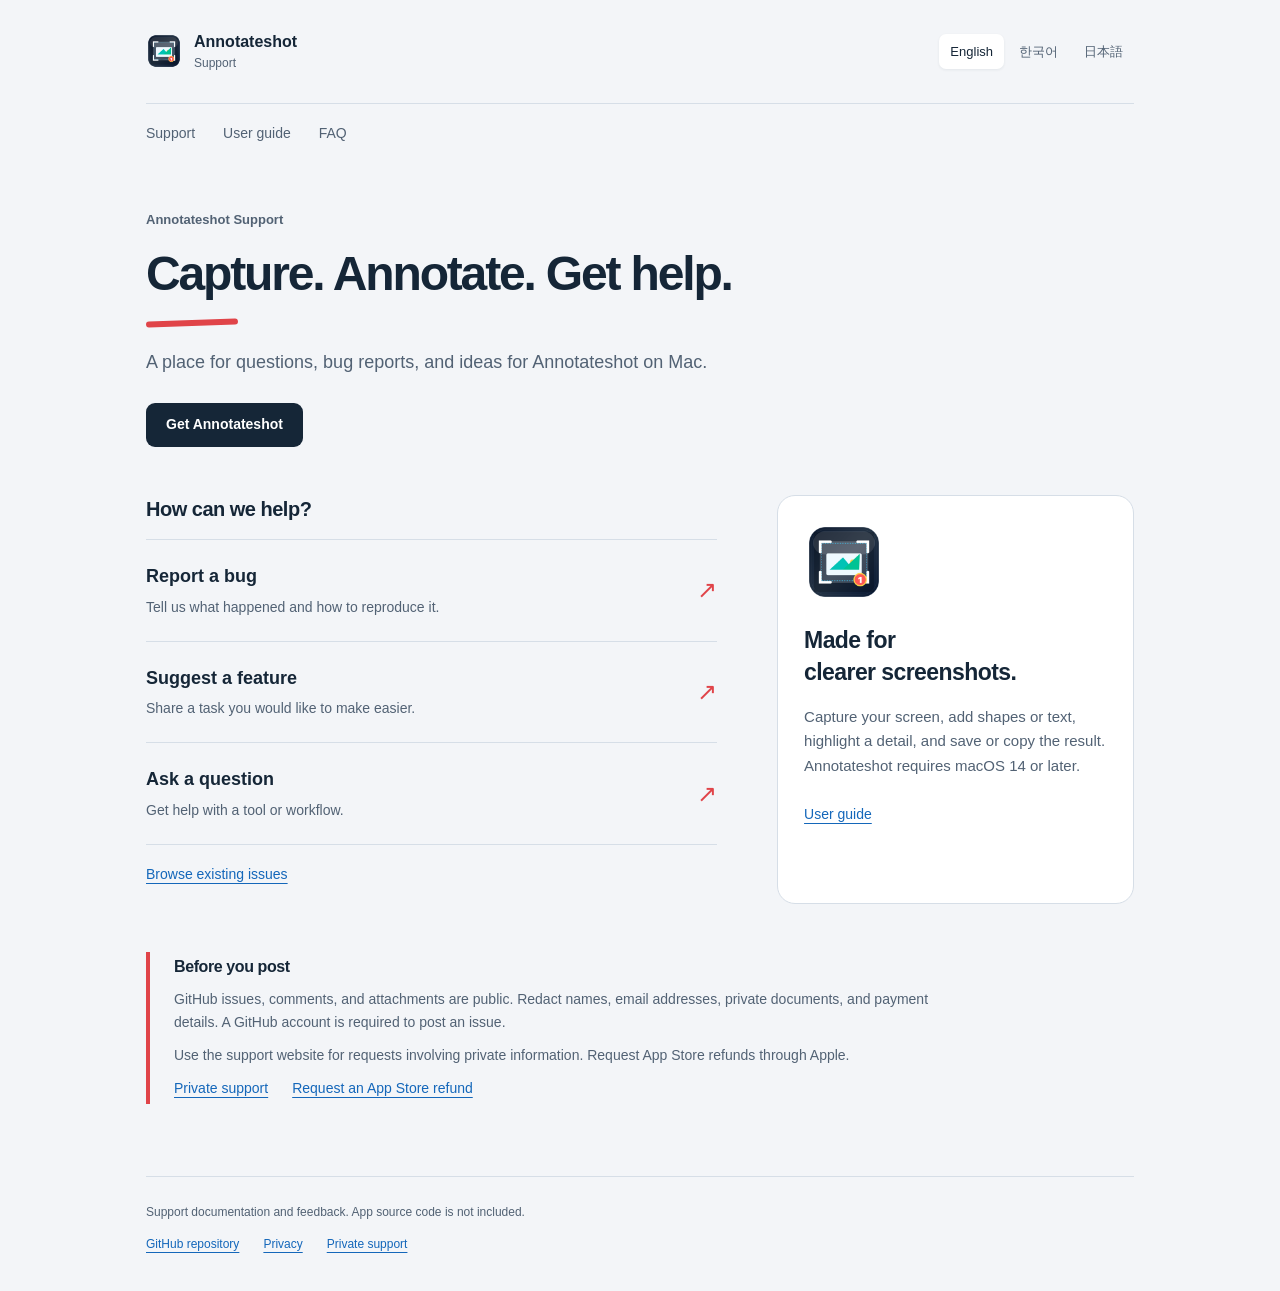
<file: docs/index.html>
<!doctype html>
<html lang="en">
<head><meta charset="utf-8"><meta name="viewport" content="width=device-width,initial-scale=1"><title>Capture. Annotate. Get help. — Annotateshot</title><meta name="description" content="A place for questions, bug reports, and ideas for Annotateshot on Mac."><meta name="theme-color" content="#f3f5f8"><link rel="canonical" href="https://tiger-dreams.github.io/Annotateshot-support/en/index.html"><link rel="alternate" hreflang="en" href="https://tiger-dreams.github.io/Annotateshot-support/en/index.html"><link rel="alternate" hreflang="ko" href="https://tiger-dreams.github.io/Annotateshot-support/ko/index.html"><link rel="alternate" hreflang="ja" href="https://tiger-dreams.github.io/Annotateshot-support/ja/index.html"><link rel="icon" href="assets/app-icon.png"><link rel="stylesheet" href="assets/style.css"></head>
<body><a class="skip" href="#main">Skip to content</a><div class="shell"><header><a class="brand" href="en/index.html"><img src="assets/app-icon.png" alt="" width="36" height="36"><span>Annotateshot<span>Support</span></span></a><nav aria-label="Language" class="languages"><a href="en/index.html" lang="en" hreflang="en" aria-current="page">English</a><a href="ko/index.html" lang="ko" hreflang="ko">한국어</a><a href="ja/index.html" lang="ja" hreflang="ja">日本語</a></nav></header><nav class="main-nav" aria-label="Support"><a href="en/index.html">Support</a><a href="en/guide.html">User guide</a><a href="en/faq.html">FAQ</a></nav><main id="main"><div class="hero"><p class="eyebrow">Annotateshot Support</p><h1>Capture. Annotate. Get help.</h1><p class="intro">A place for questions, bug reports, and ideas for Annotateshot on Mac.</p><a href="https://apps.apple.com/app/annotateshot/id6790591845?mt=12" class="button">Get Annotateshot</a></div><div class="support-layout"><section aria-labelledby="help"><h2 id="help">How can we help?</h2><div class="requests"><a class="request" href="https://github.com/tiger-dreams/Annotateshot-support/issues/new?template=bug_report.yml"><span><strong>Report a bug</strong><span>Tell us what happened and how to reproduce it.</span></span><span aria-hidden="true">↗</span></a><a class="request" href="https://github.com/tiger-dreams/Annotateshot-support/issues/new?template=feature_request.yml"><span><strong>Suggest a feature</strong><span>Share a task you would like to make easier.</span></span><span aria-hidden="true">↗</span></a><a class="request" href="https://github.com/tiger-dreams/Annotateshot-support/issues/new?template=question.yml"><span><strong>Ask a question</strong><span>Get help with a tool or workflow.</span></span><span aria-hidden="true">↗</span></a></div><p><a href="https://github.com/tiger-dreams/Annotateshot-support/issues" class="text-link">Browse existing issues</a></p></section><aside class="about"><img src="assets/app-icon.png" width="80" height="80" alt=""/><h2>Made for clearer screenshots.</h2><p>Capture your screen, add shapes or text, highlight a detail, and save or copy the result. Annotateshot requires macOS 14 or later.</p><a href="en/guide.html" class="text-link">User guide</a></aside></div><section class="notice"><h2>Before you post</h2><p>GitHub issues, comments, and attachments are public. Redact names, email addresses, private documents, and payment details. A GitHub account is required to post an issue.</p><p>Use the support website for requests involving private information. Request App Store refunds through Apple.</p><div class="link-row"><a href="https://annotateshot.com/mac/support">Private support</a><a href="https://reportaproblem.apple.com/">Request an App Store refund</a></div></section></main><footer><p>Support documentation and feedback. App source code is not included.</p><div class="link-row"><a href="https://github.com/tiger-dreams/Annotateshot-support">GitHub repository</a><a href="en/privacy.html">Privacy</a><a href="https://annotateshot.com/mac/support">Private support</a></div></footer></div></body></html>
</file>
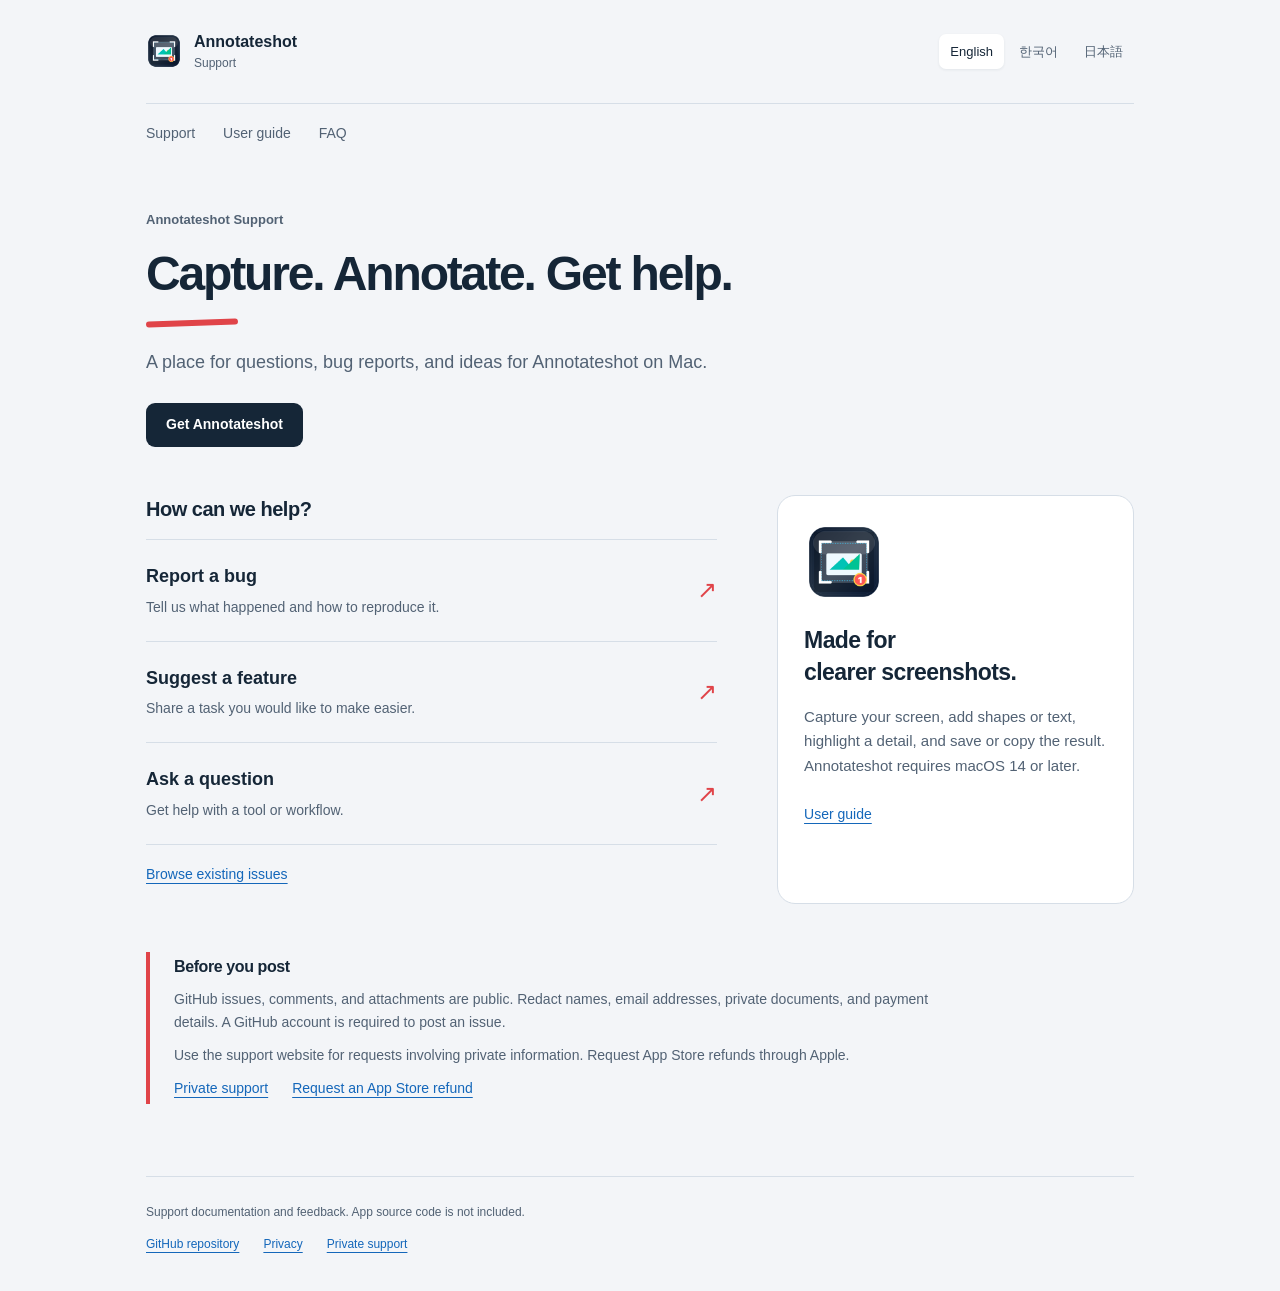
<file: docs/en/index.html>
<!doctype html>
<html lang="en">
<head><meta charset="utf-8"><meta name="viewport" content="width=device-width,initial-scale=1"><title>Capture. Annotate. Get help. — Annotateshot</title><meta name="description" content="A place for questions, bug reports, and ideas for Annotateshot on Mac."><meta name="theme-color" content="#f3f5f8"><link rel="canonical" href="https://tiger-dreams.github.io/Annotateshot-support/en/index.html"><link rel="alternate" hreflang="en" href="https://tiger-dreams.github.io/Annotateshot-support/en/index.html"><link rel="alternate" hreflang="ko" href="https://tiger-dreams.github.io/Annotateshot-support/ko/index.html"><link rel="alternate" hreflang="ja" href="https://tiger-dreams.github.io/Annotateshot-support/ja/index.html"><link rel="icon" href="../assets/app-icon.png"><link rel="stylesheet" href="../assets/style.css"></head>
<body><a class="skip" href="#main">Skip to content</a><div class="shell"><header><a class="brand" href="./index.html"><img src="../assets/app-icon.png" alt="" width="36" height="36"><span>Annotateshot<span>Support</span></span></a><nav aria-label="Language" class="languages"><a href="../en/index.html" lang="en" hreflang="en" aria-current="page">English</a><a href="../ko/index.html" lang="ko" hreflang="ko">한국어</a><a href="../ja/index.html" lang="ja" hreflang="ja">日本語</a></nav></header><nav class="main-nav" aria-label="Support"><a href="./index.html">Support</a><a href="./guide.html">User guide</a><a href="./faq.html">FAQ</a></nav><main id="main"><div class="hero"><p class="eyebrow">Annotateshot Support</p><h1>Capture. Annotate. Get help.</h1><p class="intro">A place for questions, bug reports, and ideas for Annotateshot on Mac.</p><a href="https://apps.apple.com/app/annotateshot/id6790591845?mt=12" class="button">Get Annotateshot</a></div><div class="support-layout"><section aria-labelledby="help"><h2 id="help">How can we help?</h2><div class="requests"><a class="request" href="https://github.com/tiger-dreams/Annotateshot-support/issues/new?template=bug_report.yml"><span><strong>Report a bug</strong><span>Tell us what happened and how to reproduce it.</span></span><span aria-hidden="true">↗</span></a><a class="request" href="https://github.com/tiger-dreams/Annotateshot-support/issues/new?template=feature_request.yml"><span><strong>Suggest a feature</strong><span>Share a task you would like to make easier.</span></span><span aria-hidden="true">↗</span></a><a class="request" href="https://github.com/tiger-dreams/Annotateshot-support/issues/new?template=question.yml"><span><strong>Ask a question</strong><span>Get help with a tool or workflow.</span></span><span aria-hidden="true">↗</span></a></div><p><a href="https://github.com/tiger-dreams/Annotateshot-support/issues" class="text-link">Browse existing issues</a></p></section><aside class="about"><img src="../assets/app-icon.png" width="80" height="80" alt=""/><h2>Made for clearer screenshots.</h2><p>Capture your screen, add shapes or text, highlight a detail, and save or copy the result. Annotateshot requires macOS 14 or later.</p><a href="./guide.html" class="text-link">User guide</a></aside></div><section class="notice"><h2>Before you post</h2><p>GitHub issues, comments, and attachments are public. Redact names, email addresses, private documents, and payment details. A GitHub account is required to post an issue.</p><p>Use the support website for requests involving private information. Request App Store refunds through Apple.</p><div class="link-row"><a href="https://annotateshot.com/mac/support">Private support</a><a href="https://reportaproblem.apple.com/">Request an App Store refund</a></div></section></main><footer><p>Support documentation and feedback. App source code is not included.</p><div class="link-row"><a href="https://github.com/tiger-dreams/Annotateshot-support">GitHub repository</a><a href="./privacy.html">Privacy</a><a href="https://annotateshot.com/mac/support">Private support</a></div></footer></div></body></html>
</file>
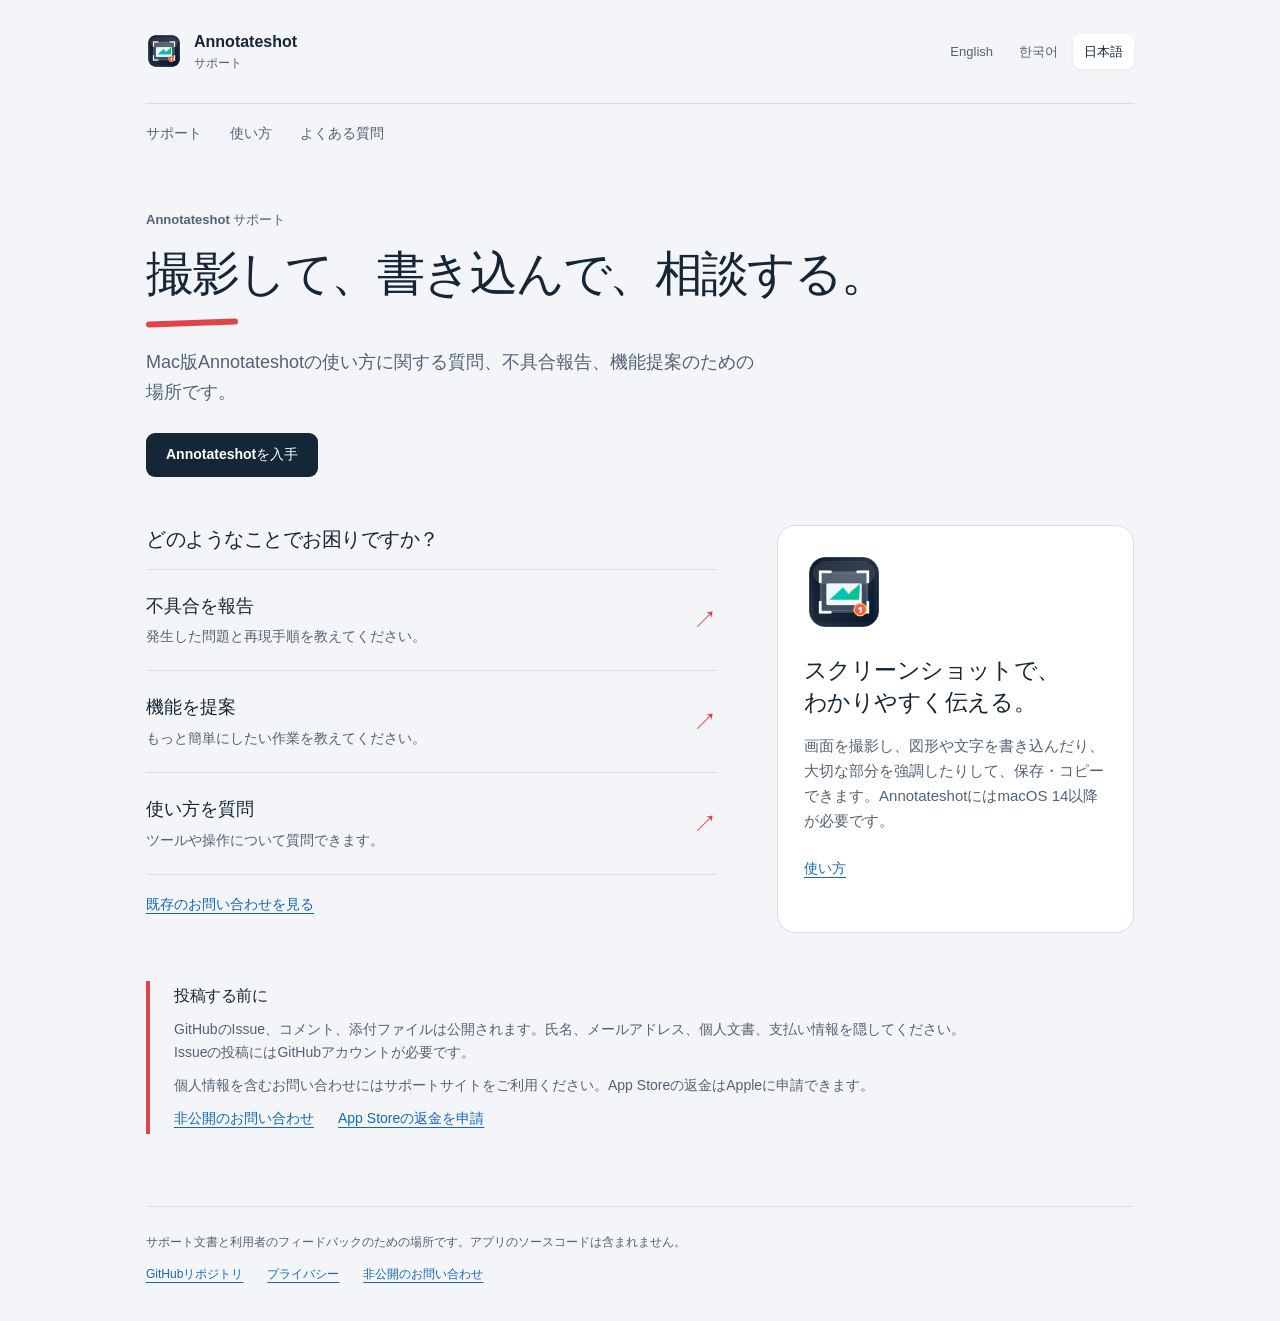
<file: docs/ja/index.html>
<!doctype html>
<html lang="ja">
<head><meta charset="utf-8"><meta name="viewport" content="width=device-width,initial-scale=1"><title>撮影して、書き込んで、相談する。 — Annotateshot</title><meta name="description" content="Mac版Annotateshotの使い方に関する質問、不具合報告、機能提案のための場所です。"><meta name="theme-color" content="#f3f5f8"><link rel="canonical" href="https://tiger-dreams.github.io/Annotateshot-support/ja/index.html"><link rel="alternate" hreflang="en" href="https://tiger-dreams.github.io/Annotateshot-support/en/index.html"><link rel="alternate" hreflang="ko" href="https://tiger-dreams.github.io/Annotateshot-support/ko/index.html"><link rel="alternate" hreflang="ja" href="https://tiger-dreams.github.io/Annotateshot-support/ja/index.html"><link rel="icon" href="../assets/app-icon.png"><link rel="stylesheet" href="../assets/style.css"></head>
<body><a class="skip" href="#main">本文へ移動</a><div class="shell"><header><a class="brand" href="./index.html"><img src="../assets/app-icon.png" alt="" width="36" height="36"><span>Annotateshot<span>サポート</span></span></a><nav aria-label="言語" class="languages"><a href="../en/index.html" lang="en" hreflang="en">English</a><a href="../ko/index.html" lang="ko" hreflang="ko">한국어</a><a href="../ja/index.html" lang="ja" hreflang="ja" aria-current="page">日本語</a></nav></header><nav class="main-nav" aria-label="サポート"><a href="./index.html">サポート</a><a href="./guide.html">使い方</a><a href="./faq.html">よくある質問</a></nav><main id="main"><div class="hero"><p class="eyebrow">Annotateshot サポート</p><h1>撮影して、書き込んで、相談する。</h1><p class="intro">Mac版Annotateshotの使い方に関する質問、不具合報告、機能提案のための場所です。</p><a href="https://apps.apple.com/app/annotateshot/id6790591845?mt=12" class="button">Annotateshotを入手</a></div><div class="support-layout"><section aria-labelledby="help"><h2 id="help">どのようなことでお困りですか？</h2><div class="requests"><a class="request" href="https://github.com/tiger-dreams/Annotateshot-support/issues/new?template=bug_report_ja.yml"><span><strong>不具合を報告</strong><span>発生した問題と再現手順を教えてください。</span></span><span aria-hidden="true">↗</span></a><a class="request" href="https://github.com/tiger-dreams/Annotateshot-support/issues/new?template=feature_request_ja.yml"><span><strong>機能を提案</strong><span>もっと簡単にしたい作業を教えてください。</span></span><span aria-hidden="true">↗</span></a><a class="request" href="https://github.com/tiger-dreams/Annotateshot-support/issues/new?template=question_ja.yml"><span><strong>使い方を質問</strong><span>ツールや操作について質問できます。</span></span><span aria-hidden="true">↗</span></a></div><p><a href="https://github.com/tiger-dreams/Annotateshot-support/issues" class="text-link">既存のお問い合わせを見る</a></p></section><aside class="about"><img src="../assets/app-icon.png" width="80" height="80" alt=""/><h2>スクリーンショットで、わかりやすく伝える。</h2><p>画面を撮影し、図形や文字を書き込んだり、大切な部分を強調したりして、保存・コピーできます。AnnotateshotにはmacOS 14以降が必要です。</p><a href="./guide.html" class="text-link">使い方</a></aside></div><section class="notice"><h2>投稿する前に</h2><p>GitHubのIssue、コメント、添付ファイルは公開されます。氏名、メールアドレス、個人文書、支払い情報を隠してください。Issueの投稿にはGitHubアカウントが必要です。</p><p>個人情報を含むお問い合わせにはサポートサイトをご利用ください。App Storeの返金はAppleに申請できます。</p><div class="link-row"><a href="https://annotateshot.com/mac/support">非公開のお問い合わせ</a><a href="https://reportaproblem.apple.com/">App Storeの返金を申請</a></div></section></main><footer><p>サポート文書と利用者のフィードバックのための場所です。アプリのソースコードは含まれません。</p><div class="link-row"><a href="https://github.com/tiger-dreams/Annotateshot-support">GitHubリポジトリ</a><a href="./privacy.html">プライバシー</a><a href="https://annotateshot.com/mac/support">非公開のお問い合わせ</a></div></footer></div></body></html>
</file>
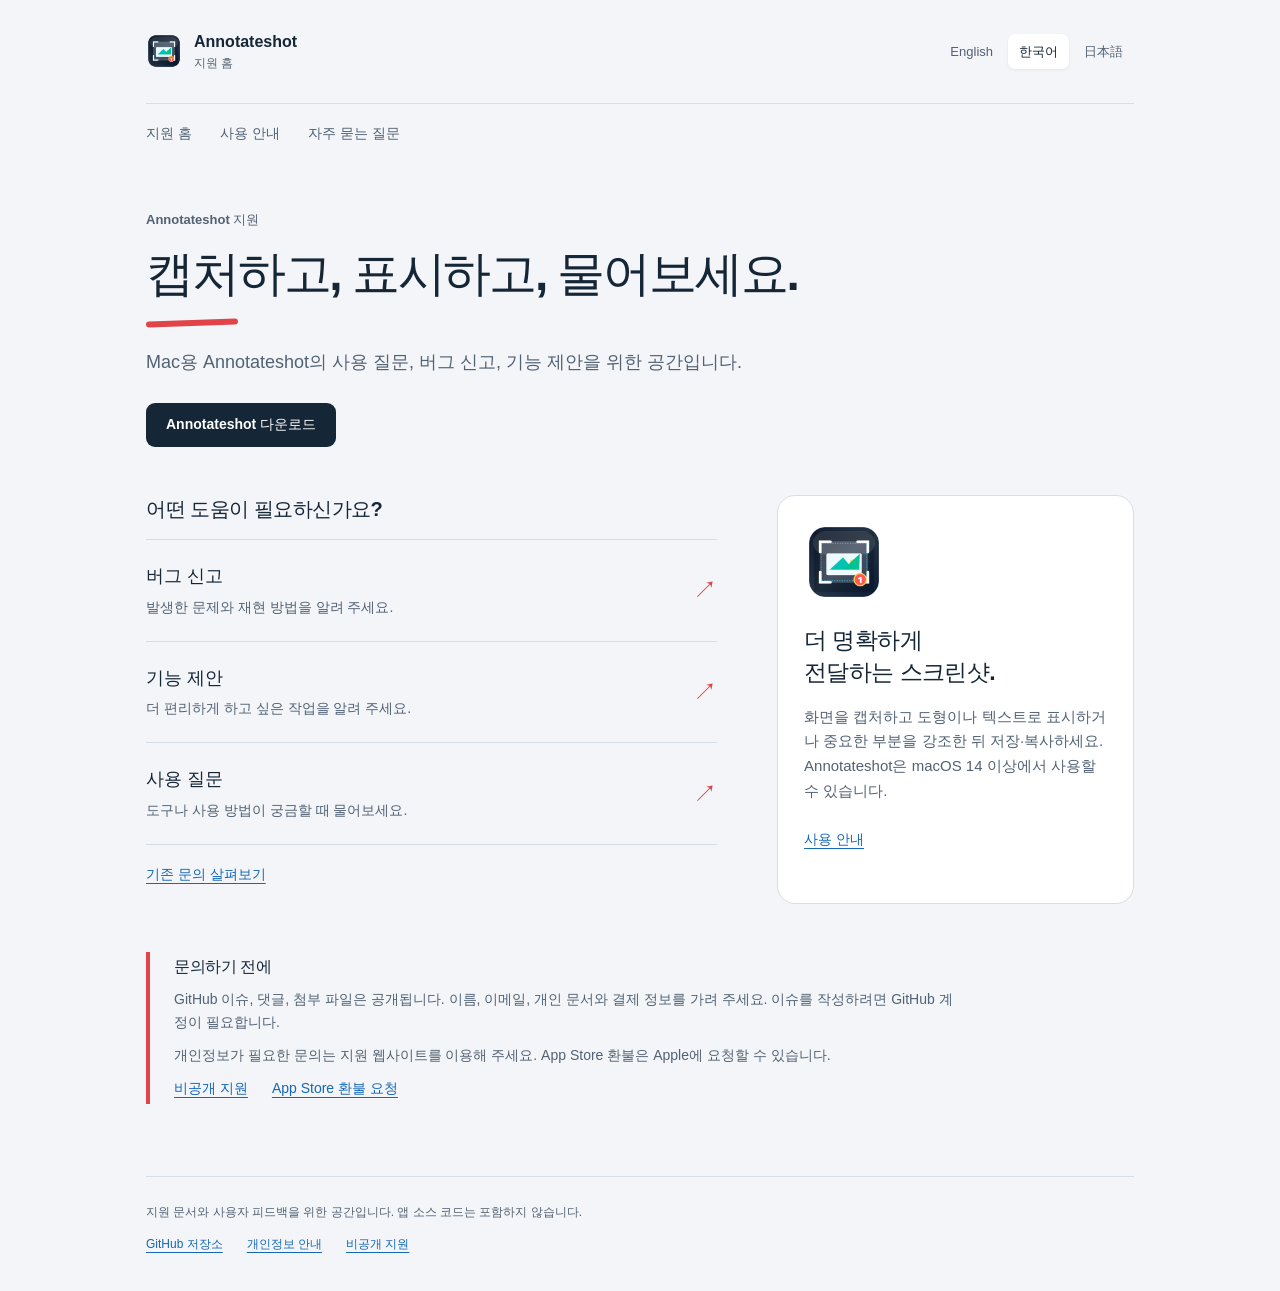
<file: docs/ko/index.html>
<!doctype html>
<html lang="ko">
<head><meta charset="utf-8"><meta name="viewport" content="width=device-width,initial-scale=1"><title>캡처하고, 표시하고, 물어보세요. — Annotateshot</title><meta name="description" content="Mac용 Annotateshot의 사용 질문, 버그 신고, 기능 제안을 위한 공간입니다."><meta name="theme-color" content="#f3f5f8"><link rel="canonical" href="https://tiger-dreams.github.io/Annotateshot-support/ko/index.html"><link rel="alternate" hreflang="en" href="https://tiger-dreams.github.io/Annotateshot-support/en/index.html"><link rel="alternate" hreflang="ko" href="https://tiger-dreams.github.io/Annotateshot-support/ko/index.html"><link rel="alternate" hreflang="ja" href="https://tiger-dreams.github.io/Annotateshot-support/ja/index.html"><link rel="icon" href="../assets/app-icon.png"><link rel="stylesheet" href="../assets/style.css"></head>
<body><a class="skip" href="#main">본문으로 건너뛰기</a><div class="shell"><header><a class="brand" href="./index.html"><img src="../assets/app-icon.png" alt="" width="36" height="36"><span>Annotateshot<span>지원 홈</span></span></a><nav aria-label="언어" class="languages"><a href="../en/index.html" lang="en" hreflang="en">English</a><a href="../ko/index.html" lang="ko" hreflang="ko" aria-current="page">한국어</a><a href="../ja/index.html" lang="ja" hreflang="ja">日本語</a></nav></header><nav class="main-nav" aria-label="지원 홈"><a href="./index.html">지원 홈</a><a href="./guide.html">사용 안내</a><a href="./faq.html">자주 묻는 질문</a></nav><main id="main"><div class="hero"><p class="eyebrow">Annotateshot 지원</p><h1>캡처하고, 표시하고, 물어보세요.</h1><p class="intro">Mac용 Annotateshot의 사용 질문, 버그 신고, 기능 제안을 위한 공간입니다.</p><a href="https://apps.apple.com/app/annotateshot/id6790591845?mt=12" class="button">Annotateshot 다운로드</a></div><div class="support-layout"><section aria-labelledby="help"><h2 id="help">어떤 도움이 필요하신가요?</h2><div class="requests"><a class="request" href="https://github.com/tiger-dreams/Annotateshot-support/issues/new?template=bug_report_ko.yml"><span><strong>버그 신고</strong><span>발생한 문제와 재현 방법을 알려 주세요.</span></span><span aria-hidden="true">↗</span></a><a class="request" href="https://github.com/tiger-dreams/Annotateshot-support/issues/new?template=feature_request_ko.yml"><span><strong>기능 제안</strong><span>더 편리하게 하고 싶은 작업을 알려 주세요.</span></span><span aria-hidden="true">↗</span></a><a class="request" href="https://github.com/tiger-dreams/Annotateshot-support/issues/new?template=question_ko.yml"><span><strong>사용 질문</strong><span>도구나 사용 방법이 궁금할 때 물어보세요.</span></span><span aria-hidden="true">↗</span></a></div><p><a href="https://github.com/tiger-dreams/Annotateshot-support/issues" class="text-link">기존 문의 살펴보기</a></p></section><aside class="about"><img src="../assets/app-icon.png" width="80" height="80" alt=""/><h2>더 명확하게 전달하는 스크린샷.</h2><p>화면을 캡처하고 도형이나 텍스트로 표시하거나 중요한 부분을 강조한 뒤 저장·복사하세요. Annotateshot은 macOS 14 이상에서 사용할 수 있습니다.</p><a href="./guide.html" class="text-link">사용 안내</a></aside></div><section class="notice"><h2>문의하기 전에</h2><p>GitHub 이슈, 댓글, 첨부 파일은 공개됩니다. 이름, 이메일, 개인 문서와 결제 정보를 가려 주세요. 이슈를 작성하려면 GitHub 계정이 필요합니다.</p><p>개인정보가 필요한 문의는 지원 웹사이트를 이용해 주세요. App Store 환불은 Apple에 요청할 수 있습니다.</p><div class="link-row"><a href="https://annotateshot.com/mac/support">비공개 지원</a><a href="https://reportaproblem.apple.com/">App Store 환불 요청</a></div></section></main><footer><p>지원 문서와 사용자 피드백을 위한 공간입니다. 앱 소스 코드는 포함하지 않습니다.</p><div class="link-row"><a href="https://github.com/tiger-dreams/Annotateshot-support">GitHub 저장소</a><a href="./privacy.html">개인정보 안내</a><a href="https://annotateshot.com/mac/support">비공개 지원</a></div></footer></div></body></html>
</file>
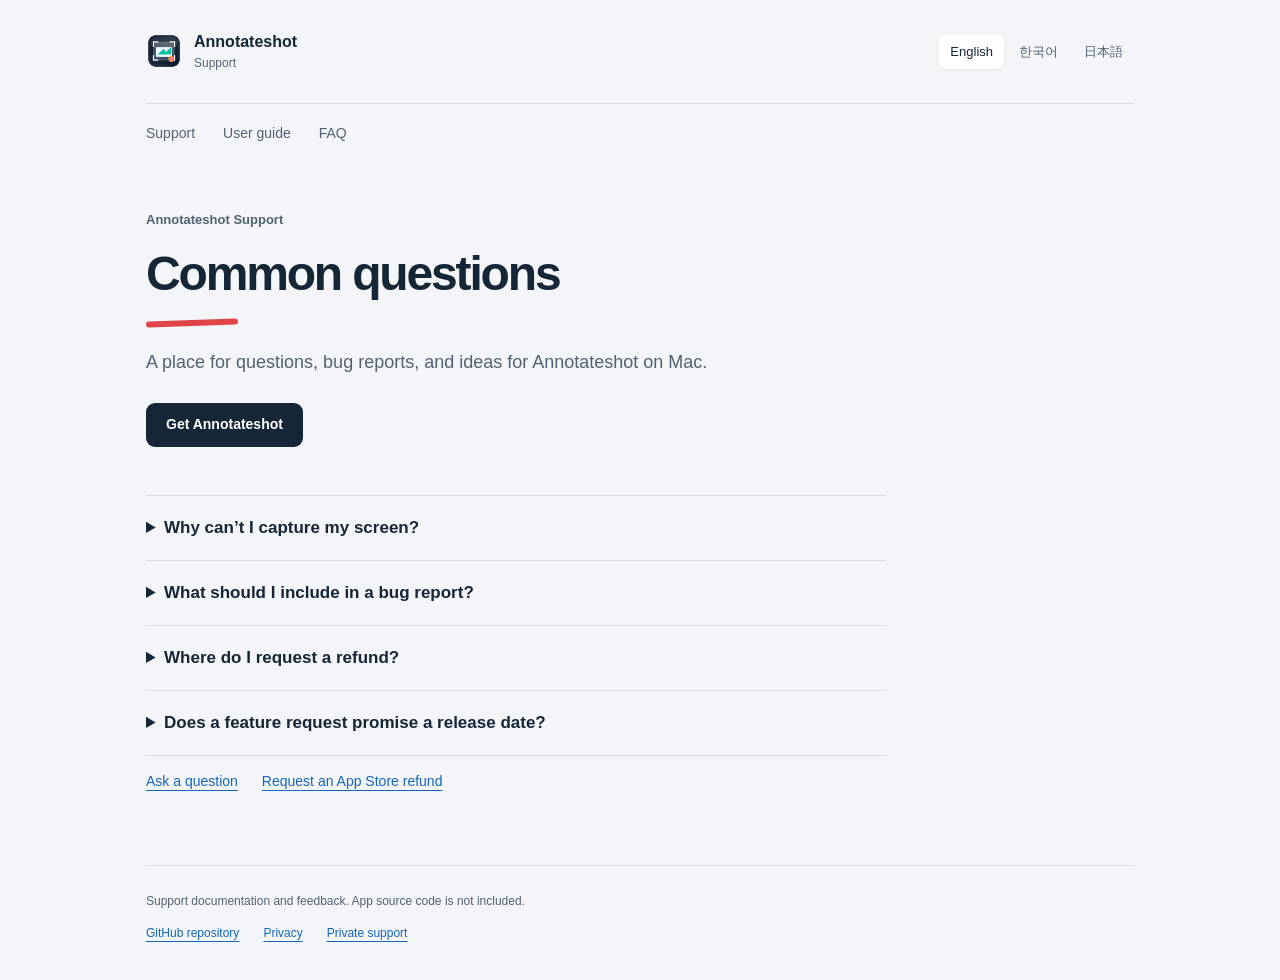
<file: docs/en/faq.html>
<!doctype html>
<html lang="en">
<head><meta charset="utf-8"><meta name="viewport" content="width=device-width,initial-scale=1"><title>Common questions — Annotateshot</title><meta name="description" content="A place for questions, bug reports, and ideas for Annotateshot on Mac."><meta name="theme-color" content="#f3f5f8"><link rel="canonical" href="https://tiger-dreams.github.io/Annotateshot-support/en/faq.html"><link rel="alternate" hreflang="en" href="https://tiger-dreams.github.io/Annotateshot-support/en/faq.html"><link rel="alternate" hreflang="ko" href="https://tiger-dreams.github.io/Annotateshot-support/ko/faq.html"><link rel="alternate" hreflang="ja" href="https://tiger-dreams.github.io/Annotateshot-support/ja/faq.html"><link rel="icon" href="../assets/app-icon.png"><link rel="stylesheet" href="../assets/style.css"></head>
<body><a class="skip" href="#main">Skip to content</a><div class="shell"><header><a class="brand" href="./index.html"><img src="../assets/app-icon.png" alt="" width="36" height="36"><span>Annotateshot<span>Support</span></span></a><nav aria-label="Language" class="languages"><a href="../en/faq.html" lang="en" hreflang="en" aria-current="page">English</a><a href="../ko/faq.html" lang="ko" hreflang="ko">한국어</a><a href="../ja/faq.html" lang="ja" hreflang="ja">日本語</a></nav></header><nav class="main-nav" aria-label="Support"><a href="./index.html">Support</a><a href="./guide.html">User guide</a><a href="./faq.html">FAQ</a></nav><main id="main"><div class="hero"><p class="eyebrow">Annotateshot Support</p><h1>Common questions</h1><p class="intro">A place for questions, bug reports, and ideas for Annotateshot on Mac.</p><a href="https://apps.apple.com/app/annotateshot/id6790591845?mt=12" class="button">Get Annotateshot</a></div><div class="reading faq"><details><summary>Why can’t I capture my screen?</summary><p>Check Annotateshot’s screen recording permission in System Settings → Privacy &amp; Security. Quit and relaunch the app after changing permission. The exact setting name varies by macOS version.</p></details><details><summary>What should I include in a bug report?</summary><p>Include the app version and build number, macOS version, steps to reproduce, expected behavior, and what actually happened. A redacted screenshot or short recording can help.</p></details><details><summary>Where do I request a refund?</summary><p>App Store payments and refunds are handled by Apple. Use the refund link below. Do not post receipts in public issues.</p></details><details><summary>Does a feature request promise a release date?</summary><p>No. Requests help us understand what people need. A “planned” label is not a promise of a release date.</p></details><p class="link-row"><a href="https://github.com/tiger-dreams/Annotateshot-support/issues/new?template=question.yml">Ask a question</a><a href="https://reportaproblem.apple.com/">Request an App Store refund</a></p></div></main><footer><p>Support documentation and feedback. App source code is not included.</p><div class="link-row"><a href="https://github.com/tiger-dreams/Annotateshot-support">GitHub repository</a><a href="./privacy.html">Privacy</a><a href="https://annotateshot.com/mac/support">Private support</a></div></footer></div></body></html>
</file>
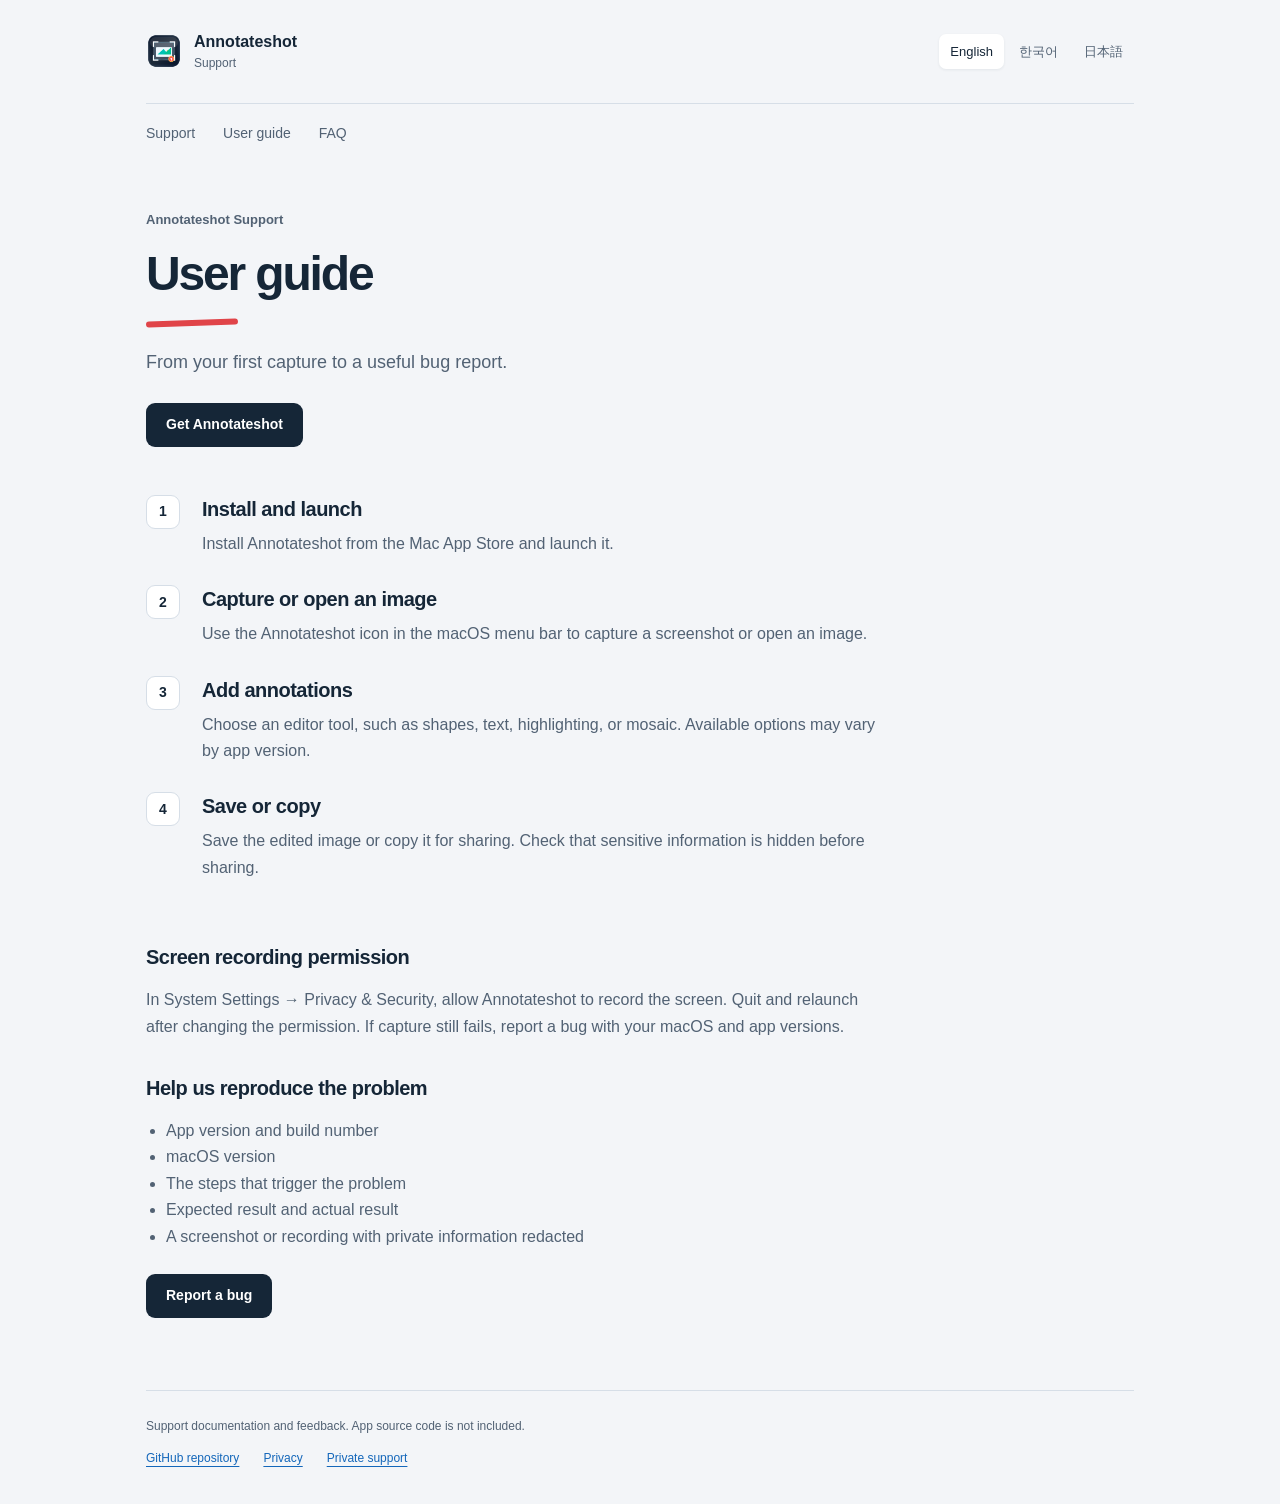
<file: docs/en/guide.html>
<!doctype html>
<html lang="en">
<head><meta charset="utf-8"><meta name="viewport" content="width=device-width,initial-scale=1"><title>User guide — Annotateshot</title><meta name="description" content="From your first capture to a useful bug report."><meta name="theme-color" content="#f3f5f8"><link rel="canonical" href="https://tiger-dreams.github.io/Annotateshot-support/en/guide.html"><link rel="alternate" hreflang="en" href="https://tiger-dreams.github.io/Annotateshot-support/en/guide.html"><link rel="alternate" hreflang="ko" href="https://tiger-dreams.github.io/Annotateshot-support/ko/guide.html"><link rel="alternate" hreflang="ja" href="https://tiger-dreams.github.io/Annotateshot-support/ja/guide.html"><link rel="icon" href="../assets/app-icon.png"><link rel="stylesheet" href="../assets/style.css"></head>
<body><a class="skip" href="#main">Skip to content</a><div class="shell"><header><a class="brand" href="./index.html"><img src="../assets/app-icon.png" alt="" width="36" height="36"><span>Annotateshot<span>Support</span></span></a><nav aria-label="Language" class="languages"><a href="../en/guide.html" lang="en" hreflang="en" aria-current="page">English</a><a href="../ko/guide.html" lang="ko" hreflang="ko">한국어</a><a href="../ja/guide.html" lang="ja" hreflang="ja">日本語</a></nav></header><nav class="main-nav" aria-label="Support"><a href="./index.html">Support</a><a href="./guide.html">User guide</a><a href="./faq.html">FAQ</a></nav><main id="main"><div class="hero"><p class="eyebrow">Annotateshot Support</p><h1>User guide</h1><p class="intro">From your first capture to a useful bug report.</p><a href="https://apps.apple.com/app/annotateshot/id6790591845?mt=12" class="button">Get Annotateshot</a></div><div class="reading"><ol class="steps"><li><h2>Install and launch</h2><p>Install Annotateshot from the Mac App Store and launch it.</p></li><li><h2>Capture or open an image</h2><p>Use the Annotateshot icon in the macOS menu bar to capture a screenshot or open an image.</p></li><li><h2>Add annotations</h2><p>Choose an editor tool, such as shapes, text, highlighting, or mosaic. Available options may vary by app version.</p></li><li><h2>Save or copy</h2><p>Save the edited image or copy it for sharing. Check that sensitive information is hidden before sharing.</p></li></ol><section><h2>Screen recording permission</h2><p>In System Settings → Privacy &amp; Security, allow Annotateshot to record the screen. Quit and relaunch after changing the permission. If capture still fails, report a bug with your macOS and app versions.</p></section><section><h2>Help us reproduce the problem</h2><ul><li>App version and build number</li><li>macOS version</li><li>The steps that trigger the problem</li><li>Expected result and actual result</li><li>A screenshot or recording with private information redacted</li></ul><a href="https://github.com/tiger-dreams/Annotateshot-support/issues/new?template=bug_report.yml" class="button">Report a bug</a></section></div></main><footer><p>Support documentation and feedback. App source code is not included.</p><div class="link-row"><a href="https://github.com/tiger-dreams/Annotateshot-support">GitHub repository</a><a href="./privacy.html">Privacy</a><a href="https://annotateshot.com/mac/support">Private support</a></div></footer></div></body></html>
</file>
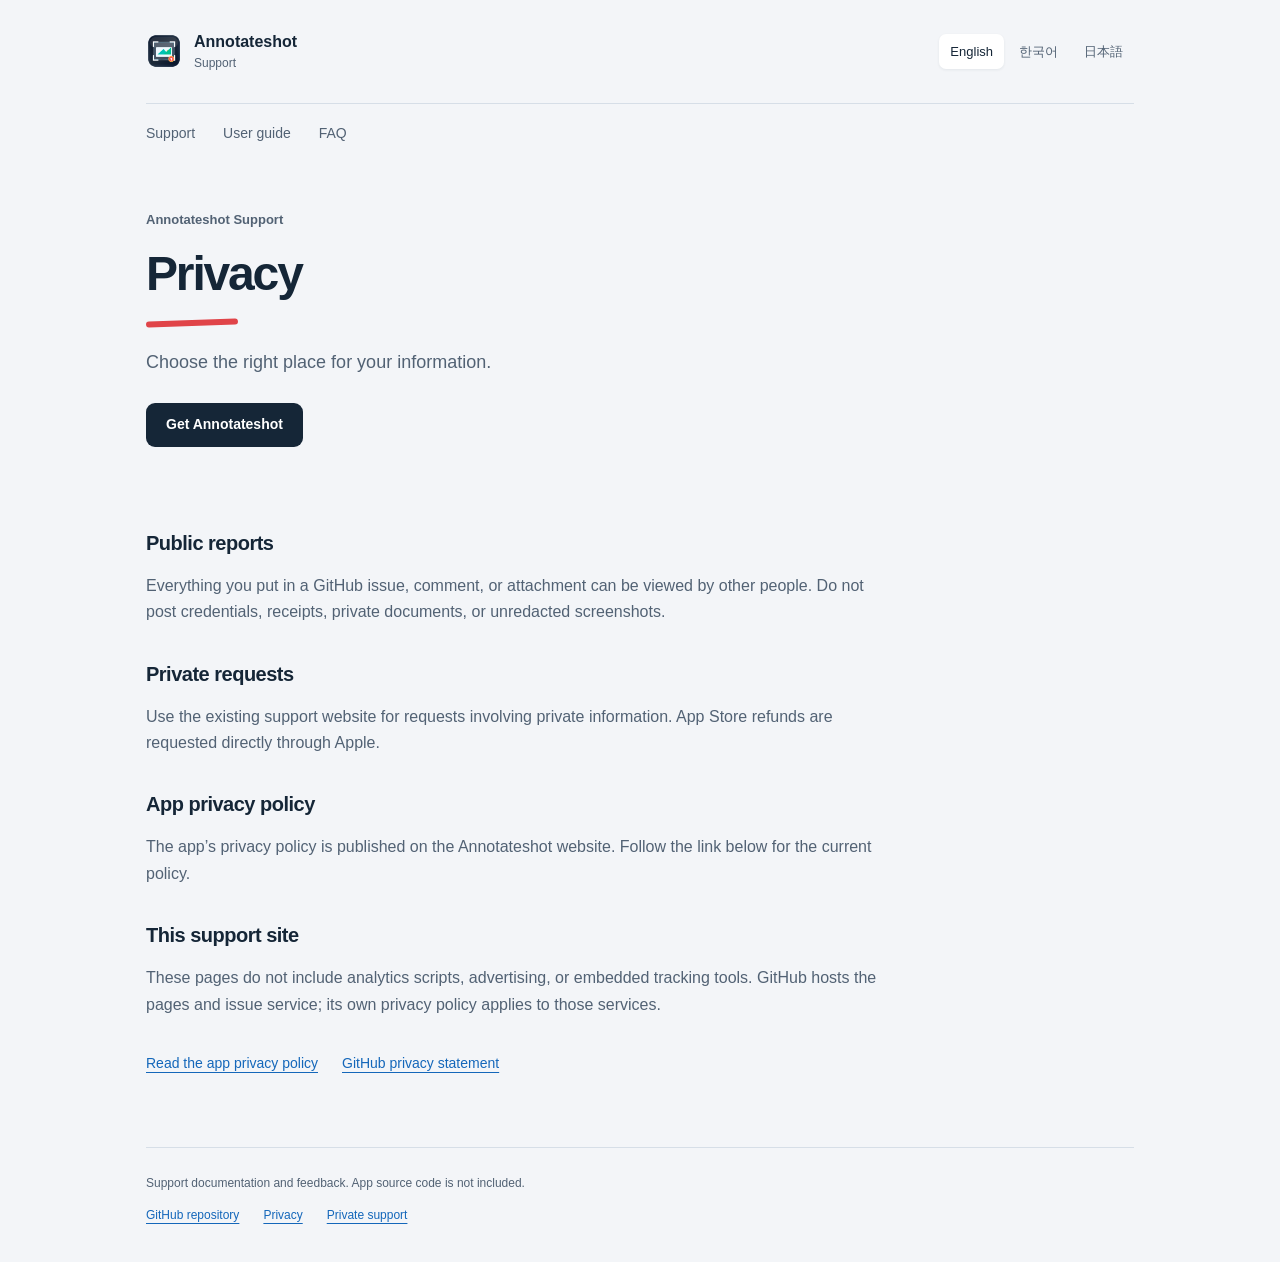
<file: docs/en/privacy.html>
<!doctype html>
<html lang="en">
<head><meta charset="utf-8"><meta name="viewport" content="width=device-width,initial-scale=1"><title>Privacy — Annotateshot</title><meta name="description" content="Choose the right place for your information."><meta name="theme-color" content="#f3f5f8"><link rel="canonical" href="https://tiger-dreams.github.io/Annotateshot-support/en/privacy.html"><link rel="alternate" hreflang="en" href="https://tiger-dreams.github.io/Annotateshot-support/en/privacy.html"><link rel="alternate" hreflang="ko" href="https://tiger-dreams.github.io/Annotateshot-support/ko/privacy.html"><link rel="alternate" hreflang="ja" href="https://tiger-dreams.github.io/Annotateshot-support/ja/privacy.html"><link rel="icon" href="../assets/app-icon.png"><link rel="stylesheet" href="../assets/style.css"></head>
<body><a class="skip" href="#main">Skip to content</a><div class="shell"><header><a class="brand" href="./index.html"><img src="../assets/app-icon.png" alt="" width="36" height="36"><span>Annotateshot<span>Support</span></span></a><nav aria-label="Language" class="languages"><a href="../en/privacy.html" lang="en" hreflang="en" aria-current="page">English</a><a href="../ko/privacy.html" lang="ko" hreflang="ko">한국어</a><a href="../ja/privacy.html" lang="ja" hreflang="ja">日本語</a></nav></header><nav class="main-nav" aria-label="Support"><a href="./index.html">Support</a><a href="./guide.html">User guide</a><a href="./faq.html">FAQ</a></nav><main id="main"><div class="hero"><p class="eyebrow">Annotateshot Support</p><h1>Privacy</h1><p class="intro">Choose the right place for your information.</p><a href="https://apps.apple.com/app/annotateshot/id6790591845?mt=12" class="button">Get Annotateshot</a></div><div class="reading"><section><h2>Public reports</h2><p>Everything you put in a GitHub issue, comment, or attachment can be viewed by other people. Do not post credentials, receipts, private documents, or unredacted screenshots.</p></section><section><h2>Private requests</h2><p>Use the existing support website for requests involving private information. App Store refunds are requested directly through Apple.</p></section><section><h2>App privacy policy</h2><p>The app’s privacy policy is published on the Annotateshot website. Follow the link below for the current policy.</p></section><section><h2>This support site</h2><p>These pages do not include analytics scripts, advertising, or embedded tracking tools. GitHub hosts the pages and issue service; its own privacy policy applies to those services.</p></section><p class="link-row"><a href="https://annotateshot.com/mac/privacy">Read the app privacy policy</a><a href="https://docs.github.com/en/site-policy/privacy-policies/github-general-privacy-statement">GitHub privacy statement</a></p></div></main><footer><p>Support documentation and feedback. App source code is not included.</p><div class="link-row"><a href="https://github.com/tiger-dreams/Annotateshot-support">GitHub repository</a><a href="./privacy.html">Privacy</a><a href="https://annotateshot.com/mac/support">Private support</a></div></footer></div></body></html>
</file>
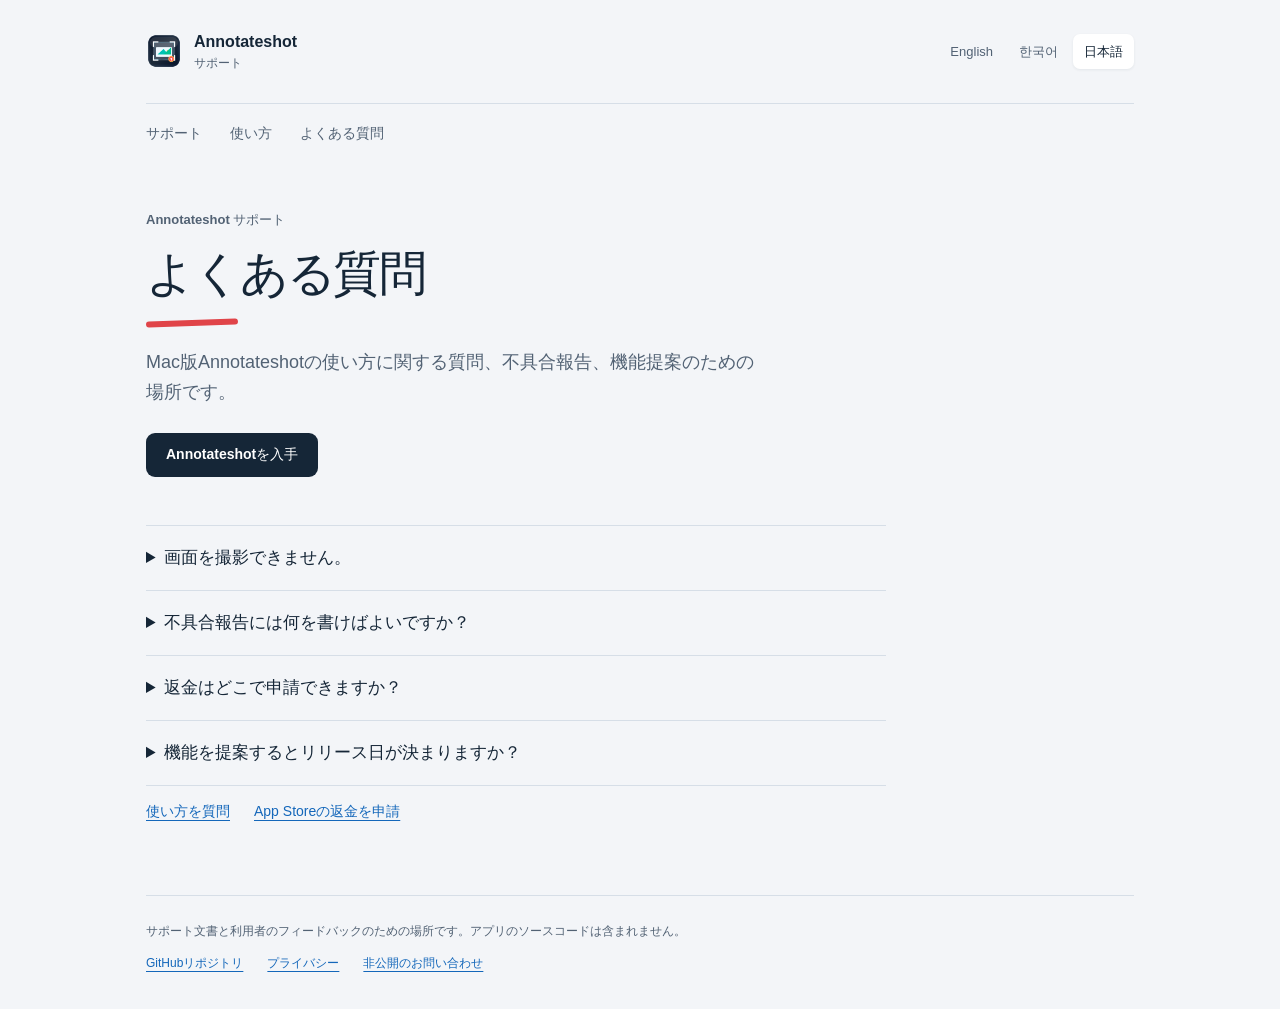
<file: docs/ja/faq.html>
<!doctype html>
<html lang="ja">
<head><meta charset="utf-8"><meta name="viewport" content="width=device-width,initial-scale=1"><title>よくある質問 — Annotateshot</title><meta name="description" content="Mac版Annotateshotの使い方に関する質問、不具合報告、機能提案のための場所です。"><meta name="theme-color" content="#f3f5f8"><link rel="canonical" href="https://tiger-dreams.github.io/Annotateshot-support/ja/faq.html"><link rel="alternate" hreflang="en" href="https://tiger-dreams.github.io/Annotateshot-support/en/faq.html"><link rel="alternate" hreflang="ko" href="https://tiger-dreams.github.io/Annotateshot-support/ko/faq.html"><link rel="alternate" hreflang="ja" href="https://tiger-dreams.github.io/Annotateshot-support/ja/faq.html"><link rel="icon" href="../assets/app-icon.png"><link rel="stylesheet" href="../assets/style.css"></head>
<body><a class="skip" href="#main">本文へ移動</a><div class="shell"><header><a class="brand" href="./index.html"><img src="../assets/app-icon.png" alt="" width="36" height="36"><span>Annotateshot<span>サポート</span></span></a><nav aria-label="言語" class="languages"><a href="../en/faq.html" lang="en" hreflang="en">English</a><a href="../ko/faq.html" lang="ko" hreflang="ko">한국어</a><a href="../ja/faq.html" lang="ja" hreflang="ja" aria-current="page">日本語</a></nav></header><nav class="main-nav" aria-label="サポート"><a href="./index.html">サポート</a><a href="./guide.html">使い方</a><a href="./faq.html">よくある質問</a></nav><main id="main"><div class="hero"><p class="eyebrow">Annotateshot サポート</p><h1>よくある質問</h1><p class="intro">Mac版Annotateshotの使い方に関する質問、不具合報告、機能提案のための場所です。</p><a href="https://apps.apple.com/app/annotateshot/id6790591845?mt=12" class="button">Annotateshotを入手</a></div><div class="reading faq"><details><summary>画面を撮影できません。</summary><p>システム設定 → プライバシーとセキュリティでAnnotateshotの画面収録の許可を確認してください。変更後はアプリを終了して再起動してください。設定名はmacOSのバージョンによって異なります。</p></details><details><summary>不具合報告には何を書けばよいですか？</summary><p>アプリのバージョンとビルド番号、macOSのバージョン、再現手順、期待した動作と実際の動作を書いてください。個人情報を隠した画像や短い動画も役立ちます。</p></details><details><summary>返金はどこで申請できますか？</summary><p>App Storeの支払いと返金はAppleが扱います。下の返金リンクをご利用ください。領収書を公開Issueに投稿しないでください。</p></details><details><summary>機能を提案するとリリース日が決まりますか？</summary><p>いいえ。提案は利用者のニーズを理解するために役立ちます。「planned」ラベルはリリース日を約束するものではありません。</p></details><p class="link-row"><a href="https://github.com/tiger-dreams/Annotateshot-support/issues/new?template=question_ja.yml">使い方を質問</a><a href="https://reportaproblem.apple.com/">App Storeの返金を申請</a></p></div></main><footer><p>サポート文書と利用者のフィードバックのための場所です。アプリのソースコードは含まれません。</p><div class="link-row"><a href="https://github.com/tiger-dreams/Annotateshot-support">GitHubリポジトリ</a><a href="./privacy.html">プライバシー</a><a href="https://annotateshot.com/mac/support">非公開のお問い合わせ</a></div></footer></div></body></html>
</file>
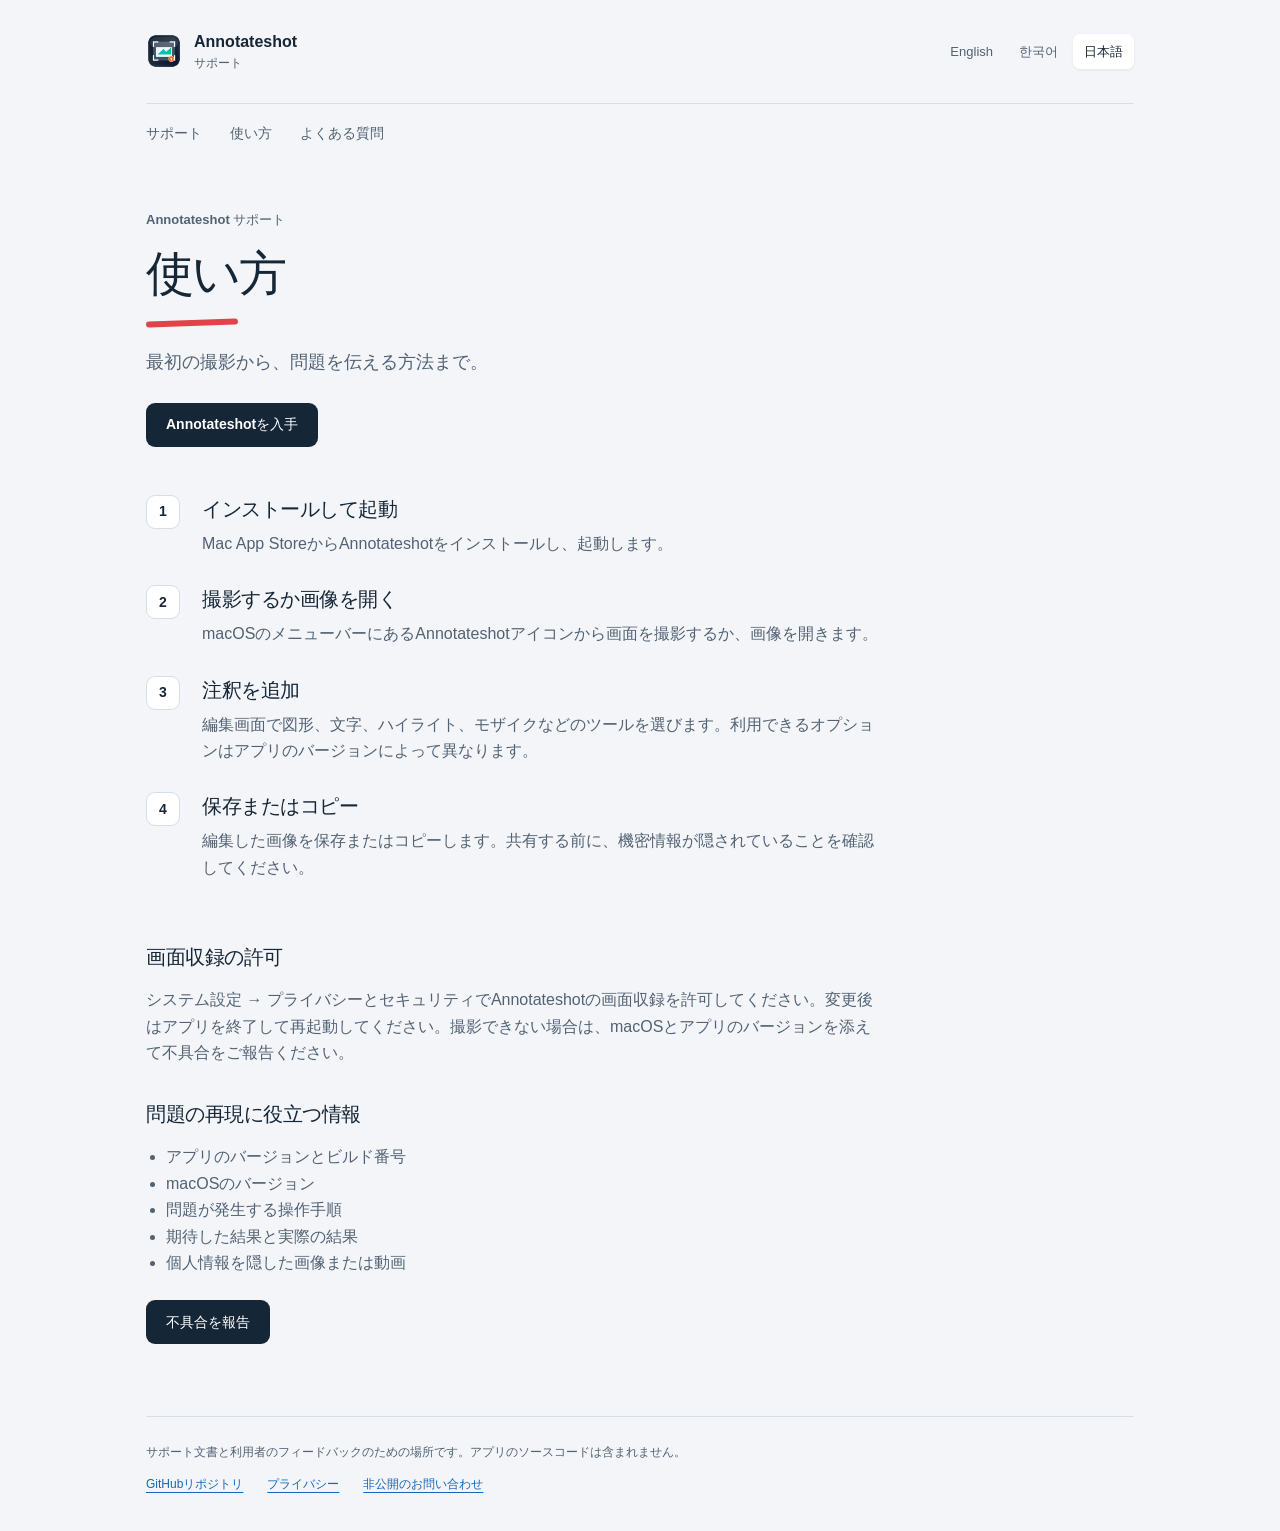
<file: docs/ja/guide.html>
<!doctype html>
<html lang="ja">
<head><meta charset="utf-8"><meta name="viewport" content="width=device-width,initial-scale=1"><title>使い方 — Annotateshot</title><meta name="description" content="最初の撮影から、問題を伝える方法まで。"><meta name="theme-color" content="#f3f5f8"><link rel="canonical" href="https://tiger-dreams.github.io/Annotateshot-support/ja/guide.html"><link rel="alternate" hreflang="en" href="https://tiger-dreams.github.io/Annotateshot-support/en/guide.html"><link rel="alternate" hreflang="ko" href="https://tiger-dreams.github.io/Annotateshot-support/ko/guide.html"><link rel="alternate" hreflang="ja" href="https://tiger-dreams.github.io/Annotateshot-support/ja/guide.html"><link rel="icon" href="../assets/app-icon.png"><link rel="stylesheet" href="../assets/style.css"></head>
<body><a class="skip" href="#main">本文へ移動</a><div class="shell"><header><a class="brand" href="./index.html"><img src="../assets/app-icon.png" alt="" width="36" height="36"><span>Annotateshot<span>サポート</span></span></a><nav aria-label="言語" class="languages"><a href="../en/guide.html" lang="en" hreflang="en">English</a><a href="../ko/guide.html" lang="ko" hreflang="ko">한국어</a><a href="../ja/guide.html" lang="ja" hreflang="ja" aria-current="page">日本語</a></nav></header><nav class="main-nav" aria-label="サポート"><a href="./index.html">サポート</a><a href="./guide.html">使い方</a><a href="./faq.html">よくある質問</a></nav><main id="main"><div class="hero"><p class="eyebrow">Annotateshot サポート</p><h1>使い方</h1><p class="intro">最初の撮影から、問題を伝える方法まで。</p><a href="https://apps.apple.com/app/annotateshot/id6790591845?mt=12" class="button">Annotateshotを入手</a></div><div class="reading"><ol class="steps"><li><h2>インストールして起動</h2><p>Mac App StoreからAnnotateshotをインストールし、起動します。</p></li><li><h2>撮影するか画像を開く</h2><p>macOSのメニューバーにあるAnnotateshotアイコンから画面を撮影するか、画像を開きます。</p></li><li><h2>注釈を追加</h2><p>編集画面で図形、文字、ハイライト、モザイクなどのツールを選びます。利用できるオプションはアプリのバージョンによって異なります。</p></li><li><h2>保存またはコピー</h2><p>編集した画像を保存またはコピーします。共有する前に、機密情報が隠されていることを確認してください。</p></li></ol><section><h2>画面収録の許可</h2><p>システム設定 → プライバシーとセキュリティでAnnotateshotの画面収録を許可してください。変更後はアプリを終了して再起動してください。撮影できない場合は、macOSとアプリのバージョンを添えて不具合をご報告ください。</p></section><section><h2>問題の再現に役立つ情報</h2><ul><li>アプリのバージョンとビルド番号</li><li>macOSのバージョン</li><li>問題が発生する操作手順</li><li>期待した結果と実際の結果</li><li>個人情報を隠した画像または動画</li></ul><a href="https://github.com/tiger-dreams/Annotateshot-support/issues/new?template=bug_report_ja.yml" class="button">不具合を報告</a></section></div></main><footer><p>サポート文書と利用者のフィードバックのための場所です。アプリのソースコードは含まれません。</p><div class="link-row"><a href="https://github.com/tiger-dreams/Annotateshot-support">GitHubリポジトリ</a><a href="./privacy.html">プライバシー</a><a href="https://annotateshot.com/mac/support">非公開のお問い合わせ</a></div></footer></div></body></html>
</file>
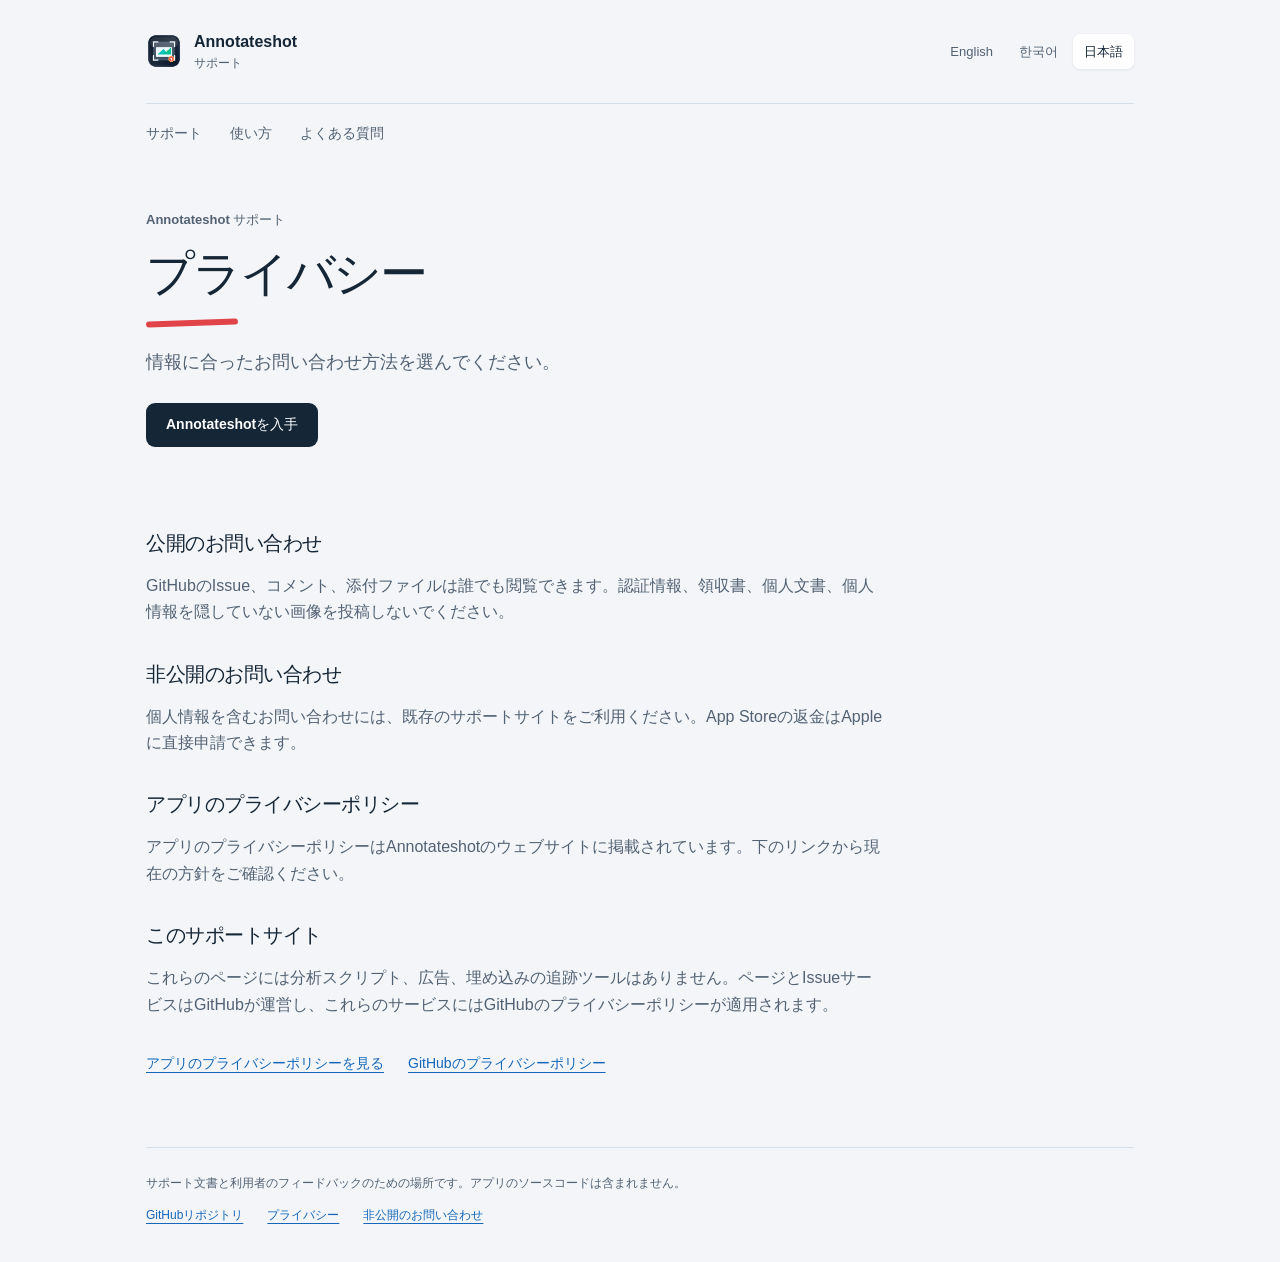
<file: docs/ja/privacy.html>
<!doctype html>
<html lang="ja">
<head><meta charset="utf-8"><meta name="viewport" content="width=device-width,initial-scale=1"><title>プライバシー — Annotateshot</title><meta name="description" content="情報に合ったお問い合わせ方法を選んでください。"><meta name="theme-color" content="#f3f5f8"><link rel="canonical" href="https://tiger-dreams.github.io/Annotateshot-support/ja/privacy.html"><link rel="alternate" hreflang="en" href="https://tiger-dreams.github.io/Annotateshot-support/en/privacy.html"><link rel="alternate" hreflang="ko" href="https://tiger-dreams.github.io/Annotateshot-support/ko/privacy.html"><link rel="alternate" hreflang="ja" href="https://tiger-dreams.github.io/Annotateshot-support/ja/privacy.html"><link rel="icon" href="../assets/app-icon.png"><link rel="stylesheet" href="../assets/style.css"></head>
<body><a class="skip" href="#main">本文へ移動</a><div class="shell"><header><a class="brand" href="./index.html"><img src="../assets/app-icon.png" alt="" width="36" height="36"><span>Annotateshot<span>サポート</span></span></a><nav aria-label="言語" class="languages"><a href="../en/privacy.html" lang="en" hreflang="en">English</a><a href="../ko/privacy.html" lang="ko" hreflang="ko">한국어</a><a href="../ja/privacy.html" lang="ja" hreflang="ja" aria-current="page">日本語</a></nav></header><nav class="main-nav" aria-label="サポート"><a href="./index.html">サポート</a><a href="./guide.html">使い方</a><a href="./faq.html">よくある質問</a></nav><main id="main"><div class="hero"><p class="eyebrow">Annotateshot サポート</p><h1>プライバシー</h1><p class="intro">情報に合ったお問い合わせ方法を選んでください。</p><a href="https://apps.apple.com/app/annotateshot/id6790591845?mt=12" class="button">Annotateshotを入手</a></div><div class="reading"><section><h2>公開のお問い合わせ</h2><p>GitHubのIssue、コメント、添付ファイルは誰でも閲覧できます。認証情報、領収書、個人文書、個人情報を隠していない画像を投稿しないでください。</p></section><section><h2>非公開のお問い合わせ</h2><p>個人情報を含むお問い合わせには、既存のサポートサイトをご利用ください。App Storeの返金はAppleに直接申請できます。</p></section><section><h2>アプリのプライバシーポリシー</h2><p>アプリのプライバシーポリシーはAnnotateshotのウェブサイトに掲載されています。下のリンクから現在の方針をご確認ください。</p></section><section><h2>このサポートサイト</h2><p>これらのページには分析スクリプト、広告、埋め込みの追跡ツールはありません。ページとIssueサービスはGitHubが運営し、これらのサービスにはGitHubのプライバシーポリシーが適用されます。</p></section><p class="link-row"><a href="https://annotateshot.com/mac/privacy">アプリのプライバシーポリシーを見る</a><a href="https://docs.github.com/en/site-policy/privacy-policies/github-general-privacy-statement">GitHubのプライバシーポリシー</a></p></div></main><footer><p>サポート文書と利用者のフィードバックのための場所です。アプリのソースコードは含まれません。</p><div class="link-row"><a href="https://github.com/tiger-dreams/Annotateshot-support">GitHubリポジトリ</a><a href="./privacy.html">プライバシー</a><a href="https://annotateshot.com/mac/support">非公開のお問い合わせ</a></div></footer></div></body></html>
</file>
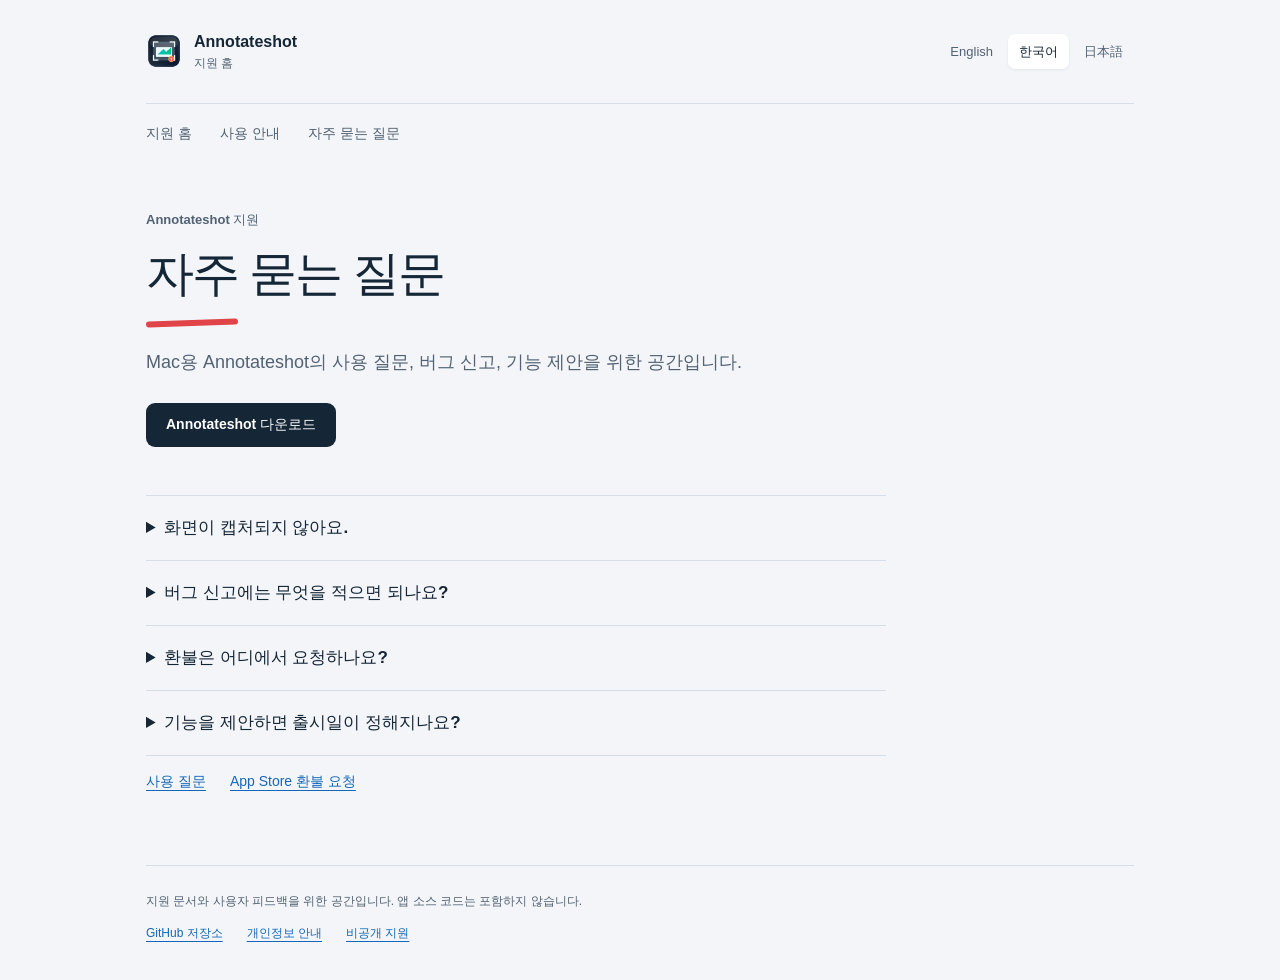
<file: docs/ko/faq.html>
<!doctype html>
<html lang="ko">
<head><meta charset="utf-8"><meta name="viewport" content="width=device-width,initial-scale=1"><title>자주 묻는 질문 — Annotateshot</title><meta name="description" content="Mac용 Annotateshot의 사용 질문, 버그 신고, 기능 제안을 위한 공간입니다."><meta name="theme-color" content="#f3f5f8"><link rel="canonical" href="https://tiger-dreams.github.io/Annotateshot-support/ko/faq.html"><link rel="alternate" hreflang="en" href="https://tiger-dreams.github.io/Annotateshot-support/en/faq.html"><link rel="alternate" hreflang="ko" href="https://tiger-dreams.github.io/Annotateshot-support/ko/faq.html"><link rel="alternate" hreflang="ja" href="https://tiger-dreams.github.io/Annotateshot-support/ja/faq.html"><link rel="icon" href="../assets/app-icon.png"><link rel="stylesheet" href="../assets/style.css"></head>
<body><a class="skip" href="#main">본문으로 건너뛰기</a><div class="shell"><header><a class="brand" href="./index.html"><img src="../assets/app-icon.png" alt="" width="36" height="36"><span>Annotateshot<span>지원 홈</span></span></a><nav aria-label="언어" class="languages"><a href="../en/faq.html" lang="en" hreflang="en">English</a><a href="../ko/faq.html" lang="ko" hreflang="ko" aria-current="page">한국어</a><a href="../ja/faq.html" lang="ja" hreflang="ja">日本語</a></nav></header><nav class="main-nav" aria-label="지원 홈"><a href="./index.html">지원 홈</a><a href="./guide.html">사용 안내</a><a href="./faq.html">자주 묻는 질문</a></nav><main id="main"><div class="hero"><p class="eyebrow">Annotateshot 지원</p><h1>자주 묻는 질문</h1><p class="intro">Mac용 Annotateshot의 사용 질문, 버그 신고, 기능 제안을 위한 공간입니다.</p><a href="https://apps.apple.com/app/annotateshot/id6790591845?mt=12" class="button">Annotateshot 다운로드</a></div><div class="reading faq"><details><summary>화면이 캡처되지 않아요.</summary><p>시스템 설정 → 개인정보 보호 및 보안에서 Annotateshot의 화면 기록 권한을 확인해 주세요. 권한을 변경한 뒤 앱을 종료하고 다시 실행하세요. macOS 버전에 따라 설정 이름이 다를 수 있습니다.</p></details><details><summary>버그 신고에는 무엇을 적으면 되나요?</summary><p>앱 버전과 빌드 번호, macOS 버전, 재현 단계, 기대한 동작과 실제 동작을 적어 주세요. 개인정보를 가린 스크린샷이나 짧은 영상도 도움이 됩니다.</p></details><details><summary>환불은 어디에서 요청하나요?</summary><p>App Store 결제와 환불은 Apple이 처리합니다. 아래 환불 링크를 이용해 주세요. 영수증은 공개 이슈에 올리지 마세요.</p></details><details><summary>기능을 제안하면 출시일이 정해지나요?</summary><p>아닙니다. 제안은 사용자의 필요를 파악하는 데 도움이 됩니다. “planned” 라벨이 붙어도 출시일을 약속하는 것은 아닙니다.</p></details><p class="link-row"><a href="https://github.com/tiger-dreams/Annotateshot-support/issues/new?template=question_ko.yml">사용 질문</a><a href="https://reportaproblem.apple.com/">App Store 환불 요청</a></p></div></main><footer><p>지원 문서와 사용자 피드백을 위한 공간입니다. 앱 소스 코드는 포함하지 않습니다.</p><div class="link-row"><a href="https://github.com/tiger-dreams/Annotateshot-support">GitHub 저장소</a><a href="./privacy.html">개인정보 안내</a><a href="https://annotateshot.com/mac/support">비공개 지원</a></div></footer></div></body></html>
</file>
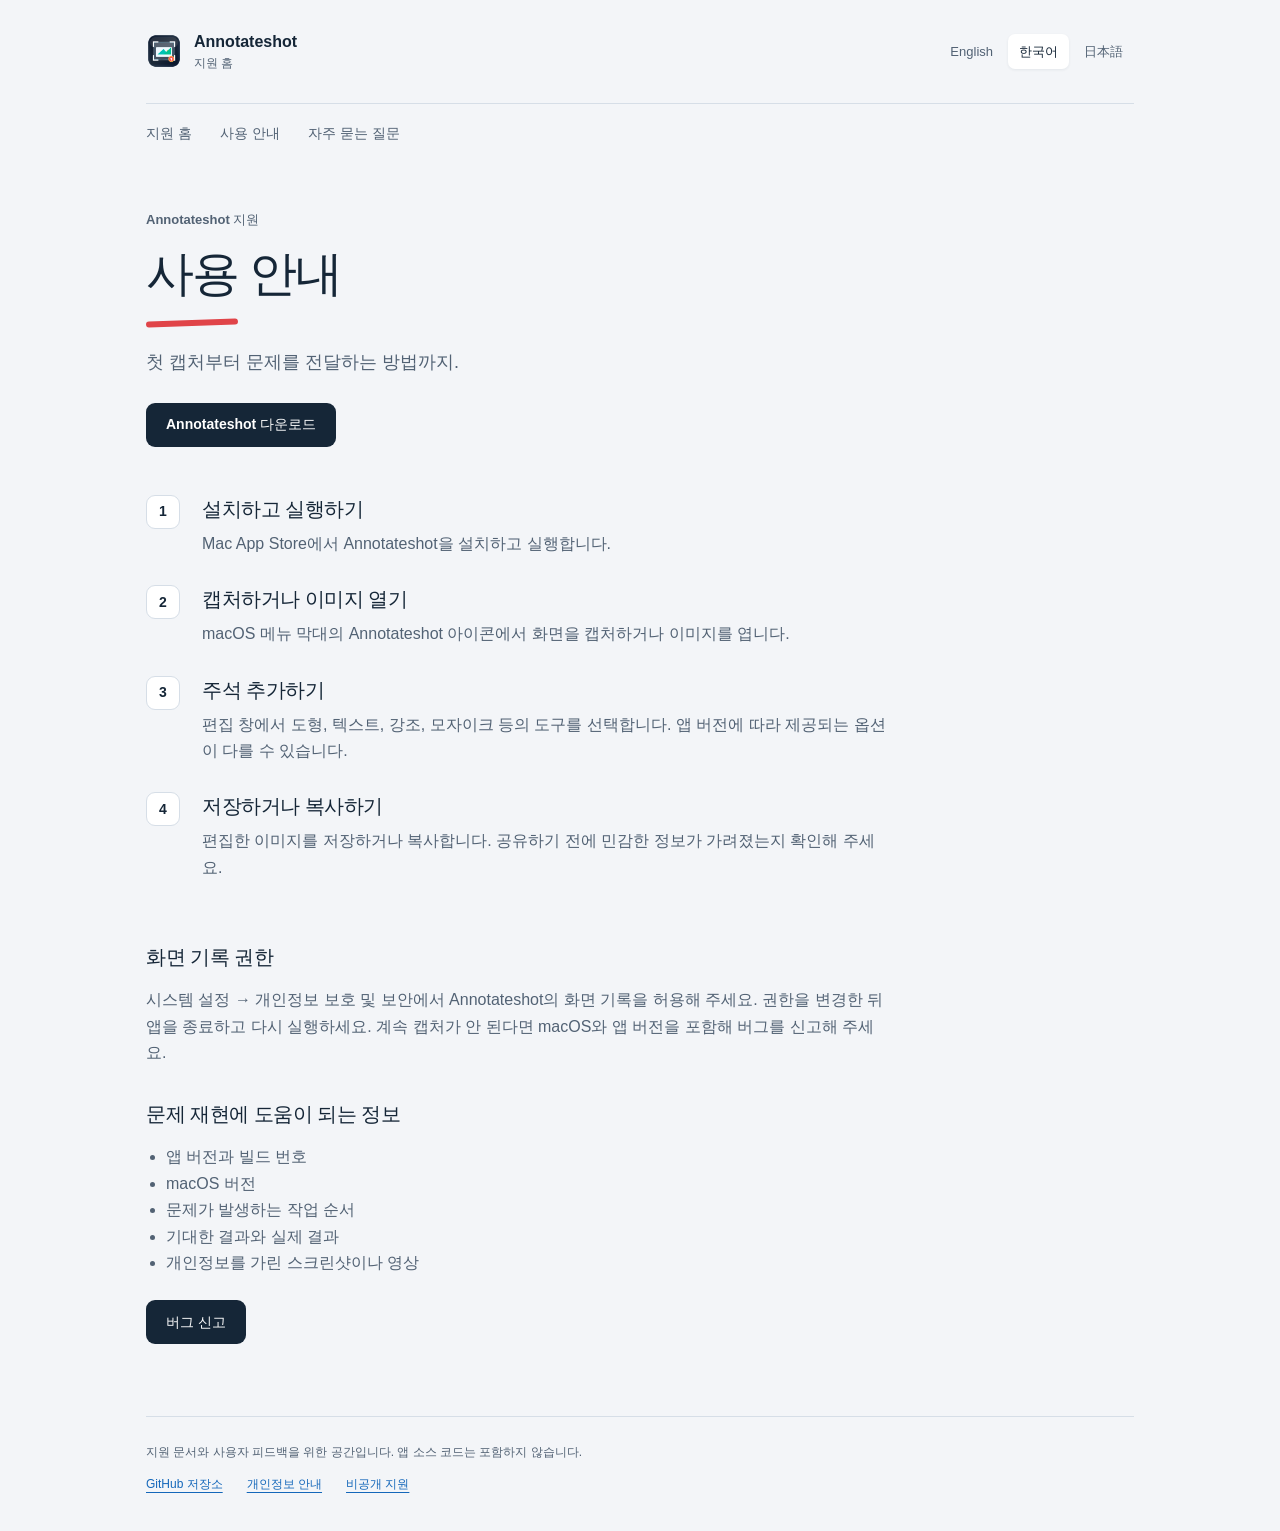
<file: docs/ko/guide.html>
<!doctype html>
<html lang="ko">
<head><meta charset="utf-8"><meta name="viewport" content="width=device-width,initial-scale=1"><title>사용 안내 — Annotateshot</title><meta name="description" content="첫 캡처부터 문제를 전달하는 방법까지."><meta name="theme-color" content="#f3f5f8"><link rel="canonical" href="https://tiger-dreams.github.io/Annotateshot-support/ko/guide.html"><link rel="alternate" hreflang="en" href="https://tiger-dreams.github.io/Annotateshot-support/en/guide.html"><link rel="alternate" hreflang="ko" href="https://tiger-dreams.github.io/Annotateshot-support/ko/guide.html"><link rel="alternate" hreflang="ja" href="https://tiger-dreams.github.io/Annotateshot-support/ja/guide.html"><link rel="icon" href="../assets/app-icon.png"><link rel="stylesheet" href="../assets/style.css"></head>
<body><a class="skip" href="#main">본문으로 건너뛰기</a><div class="shell"><header><a class="brand" href="./index.html"><img src="../assets/app-icon.png" alt="" width="36" height="36"><span>Annotateshot<span>지원 홈</span></span></a><nav aria-label="언어" class="languages"><a href="../en/guide.html" lang="en" hreflang="en">English</a><a href="../ko/guide.html" lang="ko" hreflang="ko" aria-current="page">한국어</a><a href="../ja/guide.html" lang="ja" hreflang="ja">日本語</a></nav></header><nav class="main-nav" aria-label="지원 홈"><a href="./index.html">지원 홈</a><a href="./guide.html">사용 안내</a><a href="./faq.html">자주 묻는 질문</a></nav><main id="main"><div class="hero"><p class="eyebrow">Annotateshot 지원</p><h1>사용 안내</h1><p class="intro">첫 캡처부터 문제를 전달하는 방법까지.</p><a href="https://apps.apple.com/app/annotateshot/id6790591845?mt=12" class="button">Annotateshot 다운로드</a></div><div class="reading"><ol class="steps"><li><h2>설치하고 실행하기</h2><p>Mac App Store에서 Annotateshot을 설치하고 실행합니다.</p></li><li><h2>캡처하거나 이미지 열기</h2><p>macOS 메뉴 막대의 Annotateshot 아이콘에서 화면을 캡처하거나 이미지를 엽니다.</p></li><li><h2>주석 추가하기</h2><p>편집 창에서 도형, 텍스트, 강조, 모자이크 등의 도구를 선택합니다. 앱 버전에 따라 제공되는 옵션이 다를 수 있습니다.</p></li><li><h2>저장하거나 복사하기</h2><p>편집한 이미지를 저장하거나 복사합니다. 공유하기 전에 민감한 정보가 가려졌는지 확인해 주세요.</p></li></ol><section><h2>화면 기록 권한</h2><p>시스템 설정 → 개인정보 보호 및 보안에서 Annotateshot의 화면 기록을 허용해 주세요. 권한을 변경한 뒤 앱을 종료하고 다시 실행하세요. 계속 캡처가 안 된다면 macOS와 앱 버전을 포함해 버그를 신고해 주세요.</p></section><section><h2>문제 재현에 도움이 되는 정보</h2><ul><li>앱 버전과 빌드 번호</li><li>macOS 버전</li><li>문제가 발생하는 작업 순서</li><li>기대한 결과와 실제 결과</li><li>개인정보를 가린 스크린샷이나 영상</li></ul><a href="https://github.com/tiger-dreams/Annotateshot-support/issues/new?template=bug_report_ko.yml" class="button">버그 신고</a></section></div></main><footer><p>지원 문서와 사용자 피드백을 위한 공간입니다. 앱 소스 코드는 포함하지 않습니다.</p><div class="link-row"><a href="https://github.com/tiger-dreams/Annotateshot-support">GitHub 저장소</a><a href="./privacy.html">개인정보 안내</a><a href="https://annotateshot.com/mac/support">비공개 지원</a></div></footer></div></body></html>
</file>
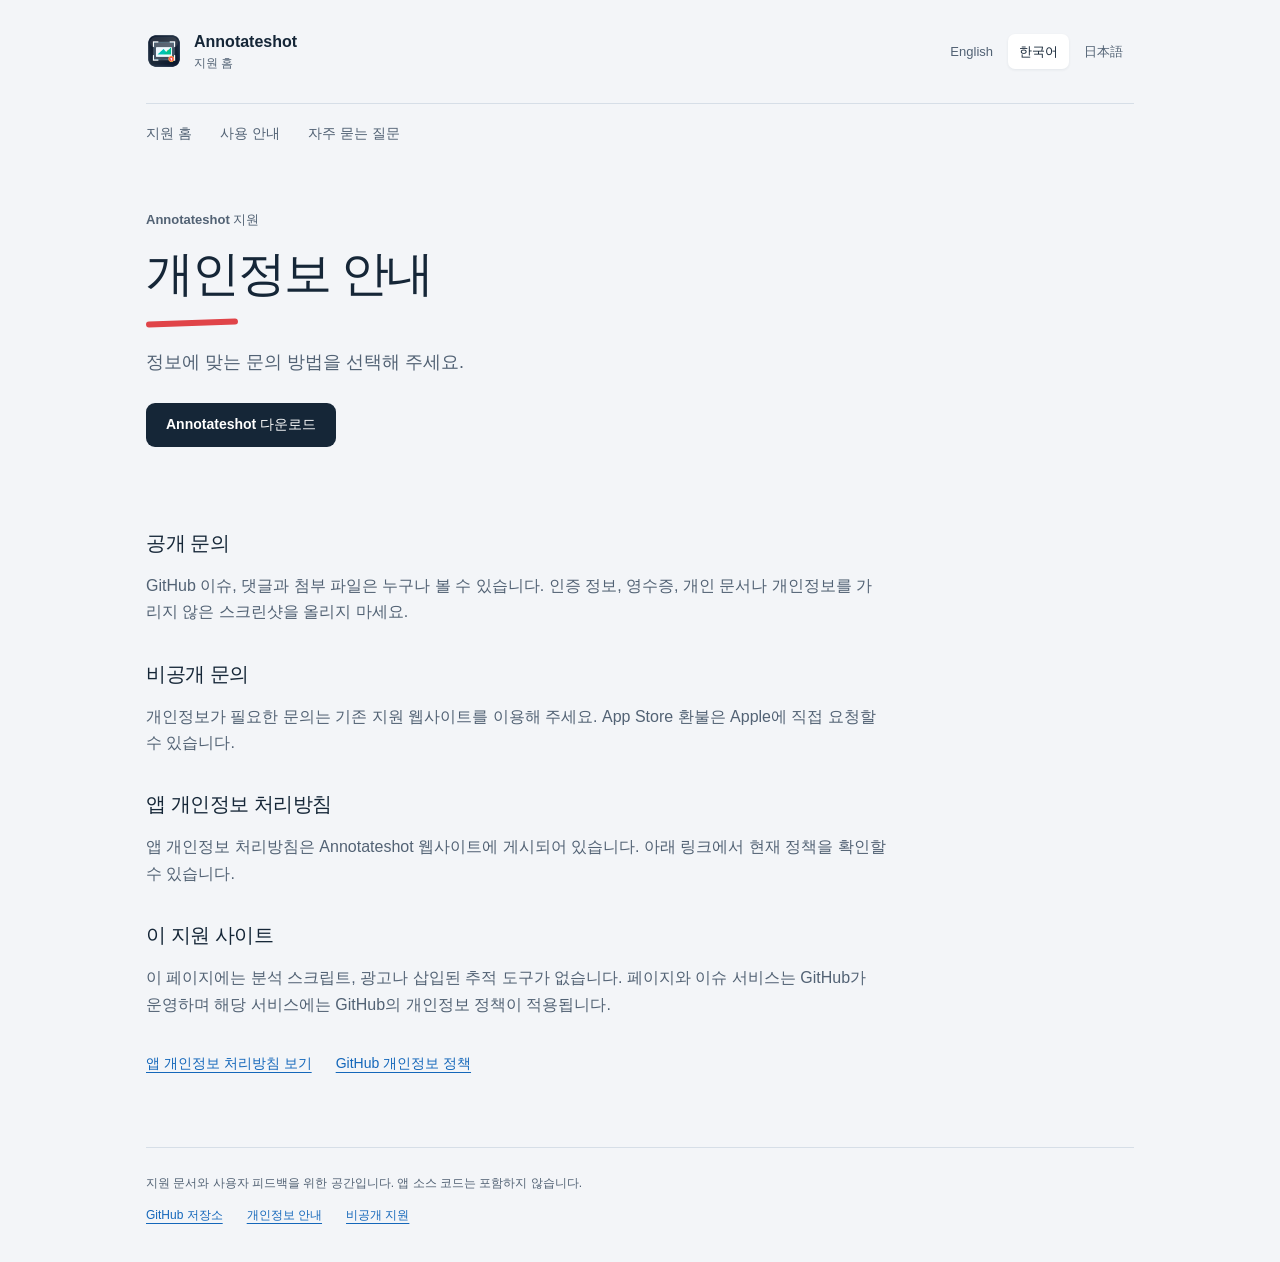
<file: docs/ko/privacy.html>
<!doctype html>
<html lang="ko">
<head><meta charset="utf-8"><meta name="viewport" content="width=device-width,initial-scale=1"><title>개인정보 안내 — Annotateshot</title><meta name="description" content="정보에 맞는 문의 방법을 선택해 주세요."><meta name="theme-color" content="#f3f5f8"><link rel="canonical" href="https://tiger-dreams.github.io/Annotateshot-support/ko/privacy.html"><link rel="alternate" hreflang="en" href="https://tiger-dreams.github.io/Annotateshot-support/en/privacy.html"><link rel="alternate" hreflang="ko" href="https://tiger-dreams.github.io/Annotateshot-support/ko/privacy.html"><link rel="alternate" hreflang="ja" href="https://tiger-dreams.github.io/Annotateshot-support/ja/privacy.html"><link rel="icon" href="../assets/app-icon.png"><link rel="stylesheet" href="../assets/style.css"></head>
<body><a class="skip" href="#main">본문으로 건너뛰기</a><div class="shell"><header><a class="brand" href="./index.html"><img src="../assets/app-icon.png" alt="" width="36" height="36"><span>Annotateshot<span>지원 홈</span></span></a><nav aria-label="언어" class="languages"><a href="../en/privacy.html" lang="en" hreflang="en">English</a><a href="../ko/privacy.html" lang="ko" hreflang="ko" aria-current="page">한국어</a><a href="../ja/privacy.html" lang="ja" hreflang="ja">日本語</a></nav></header><nav class="main-nav" aria-label="지원 홈"><a href="./index.html">지원 홈</a><a href="./guide.html">사용 안내</a><a href="./faq.html">자주 묻는 질문</a></nav><main id="main"><div class="hero"><p class="eyebrow">Annotateshot 지원</p><h1>개인정보 안내</h1><p class="intro">정보에 맞는 문의 방법을 선택해 주세요.</p><a href="https://apps.apple.com/app/annotateshot/id6790591845?mt=12" class="button">Annotateshot 다운로드</a></div><div class="reading"><section><h2>공개 문의</h2><p>GitHub 이슈, 댓글과 첨부 파일은 누구나 볼 수 있습니다. 인증 정보, 영수증, 개인 문서나 개인정보를 가리지 않은 스크린샷을 올리지 마세요.</p></section><section><h2>비공개 문의</h2><p>개인정보가 필요한 문의는 기존 지원 웹사이트를 이용해 주세요. App Store 환불은 Apple에 직접 요청할 수 있습니다.</p></section><section><h2>앱 개인정보 처리방침</h2><p>앱 개인정보 처리방침은 Annotateshot 웹사이트에 게시되어 있습니다. 아래 링크에서 현재 정책을 확인할 수 있습니다.</p></section><section><h2>이 지원 사이트</h2><p>이 페이지에는 분석 스크립트, 광고나 삽입된 추적 도구가 없습니다. 페이지와 이슈 서비스는 GitHub가 운영하며 해당 서비스에는 GitHub의 개인정보 정책이 적용됩니다.</p></section><p class="link-row"><a href="https://annotateshot.com/mac/privacy">앱 개인정보 처리방침 보기</a><a href="https://docs.github.com/en/site-policy/privacy-policies/github-general-privacy-statement">GitHub 개인정보 정책</a></p></div></main><footer><p>지원 문서와 사용자 피드백을 위한 공간입니다. 앱 소스 코드는 포함하지 않습니다.</p><div class="link-row"><a href="https://github.com/tiger-dreams/Annotateshot-support">GitHub 저장소</a><a href="./privacy.html">개인정보 안내</a><a href="https://annotateshot.com/mac/support">비공개 지원</a></div></footer></div></body></html>
</file>
<file: docs/assets/style.css>
:root{color-scheme:light;--paper:#fff;--bg:#f3f5f8;--ink:#152637;--muted:#526274;--line:#d6dee7;--accent:#e04449;--link:#1467ba;font-family:-apple-system,BlinkMacSystemFont,"Segoe UI","Noto Sans",sans-serif;color:var(--ink);background:var(--bg);font-synthesis:none}*{box-sizing:border-box}body{margin:0;font-size:16px;line-height:1.65}a{color:var(--link);text-decoration-thickness:1px;text-underline-offset:4px}a:hover{text-decoration:underline}a:focus-visible,summary:focus-visible{outline:3px solid var(--link);outline-offset:5px;border-radius:4px}.shell{max-width:1060px;margin:auto;padding:0 36px}.skip{position:absolute;top:12px;left:12px;background:var(--paper);padding:8px 16px;transform:translateY(-160%);z-index:10}.skip:focus{transform:none}header{min-height:104px;display:flex;align-items:center;justify-content:space-between;gap:20px;border-bottom:1px solid var(--line)}.brand{display:flex;align-items:center;gap:12px;color:var(--ink);text-decoration:none;font-weight:650;line-height:1.3}.brand img{border-radius:9px}.brand span span{display:block;font-weight:400;font-size:12px;color:var(--muted);margin-top:3px}.languages{display:flex;flex-wrap:wrap;gap:4px}.languages a{font-size:13px;padding:7px 11px;color:var(--muted);text-decoration:none;border-radius:7px}.languages a[aria-current]{background:var(--paper);color:var(--ink);box-shadow:0 1px 3px #15263712}.main-nav{display:flex;gap:28px;padding:18px 0;font-size:14px}.main-nav a{color:var(--muted);text-decoration:none}.hero{padding:46px 0 48px;max-width:820px}.eyebrow{font-size:13px;font-weight:650;color:var(--muted);margin:0 0 14px}h1{font-size:clamp(32px,4.2vw,48px);letter-spacing:-.045em;line-height:1.2;font-weight:720;margin:0;text-wrap:balance}h1:after{content:"";display:block;width:92px;height:6px;background:var(--accent);border-radius:6px;transform:rotate(-2deg);margin-top:18px}.intro{color:var(--muted);font-size:18px;max-width:620px;margin:22px 0 25px;text-wrap:pretty}.button{display:inline-flex;align-items:center;min-height:44px;padding:10px 20px;color:white;background:var(--ink);text-decoration:none;border-radius:9px;font-size:14px;font-weight:600}.button:hover{background:#284259;text-decoration:none}h2{font-size:20px;line-height:1.4;letter-spacing:-.025em;margin:0 0 16px}.support-layout{display:grid;grid-template-columns:1.6fr 1fr;gap:60px}.requests{border-top:1px solid var(--line)}.request{display:flex;justify-content:space-between;align-items:center;gap:20px;padding:22px 0;border-bottom:1px solid var(--line);color:var(--ink);text-decoration:none}.request strong{font-size:18px;display:block;font-weight:650}.request span span{display:block;color:var(--muted);font-size:14px;margin-top:4px}.request>span:last-child{font-size:24px;color:var(--accent)}.request:hover{color:var(--link);text-decoration:none}.text-link{font-size:14px}.about{background:var(--paper);border:1px solid var(--line);border-radius:18px;padding:26px}.about img{margin-bottom:14px}.about h2{font-size:23px;text-wrap:balance}.about p{color:var(--muted);font-size:15px;margin:0 0 22px}.notice{margin-top:48px;border-left:4px solid var(--accent);padding:4px 0 4px 24px;max-width:820px}.notice h2{font-size:16px;margin-bottom:10px}.notice p{font-size:14px;color:var(--muted);margin:0 0 10px}.link-row{display:flex;gap:12px 24px;flex-wrap:wrap;font-size:14px}.reading{max-width:740px}.reading section{margin:34px 0}.reading p{color:var(--muted)}.steps{list-style:none;counter-reset:step;margin:0;padding:0}.steps li{counter-increment:step;position:relative;padding:0 0 28px 56px}.steps li:before{content:counter(step);position:absolute;left:0;top:0;width:32px;height:32px;display:grid;place-items:center;background:var(--paper);border:1px solid var(--line);border-radius:9px;font-weight:650;font-size:14px}.steps h2{margin-bottom:8px}.steps p{margin:0}.reading ul{padding-left:20px;color:var(--muted);margin-bottom:24px}.faq details{border-top:1px solid var(--line);padding:18px 0}.faq details:last-of-type{border-bottom:1px solid var(--line)}summary{font-size:17px;font-weight:600;cursor:pointer;padding-right:20px}details p{padding-left:20px;margin-bottom:0}footer{border-top:1px solid var(--line);margin-top:72px;padding:26px 0 36px;color:var(--muted)}footer p{font-size:12px;margin:0 0 12px}footer a{font-size:12px}@media(max-width:700px){.shell{padding:0 22px}header{align-items:flex-start;padding:22px 0;flex-direction:column;gap:14px}.languages a{padding:6px 10px}.main-nav{gap:22px;flex-wrap:wrap}.hero{padding:28px 0 34px}.intro{font-size:16px}.support-layout{grid-template-columns:1fr;gap:30px}.about{padding:22px}.about img{width:56px;height:56px}.notice{margin-top:32px;padding-left:18px}footer{margin-top:44px}.steps li{padding-left:46px}.request{padding:19px 0}}@media(prefers-reduced-motion:reduce){*{scroll-behavior:auto}}@media(prefers-color-scheme:dark){:root{color-scheme:dark;--paper:#213345;--bg:#172532;--ink:#f0f5fa;--muted:#bac8d5;--line:#425468;--link:#8ac1ff;--accent:#ff7478}.button{background:#f0f5fa;color:#152637}.button:hover{background:#d7e4ef}.languages a[aria-current]{box-shadow:none}}
html[lang=ko] h1,html[lang=ko] h2,html[lang=ko] .intro{word-break:keep-all}
</file>
